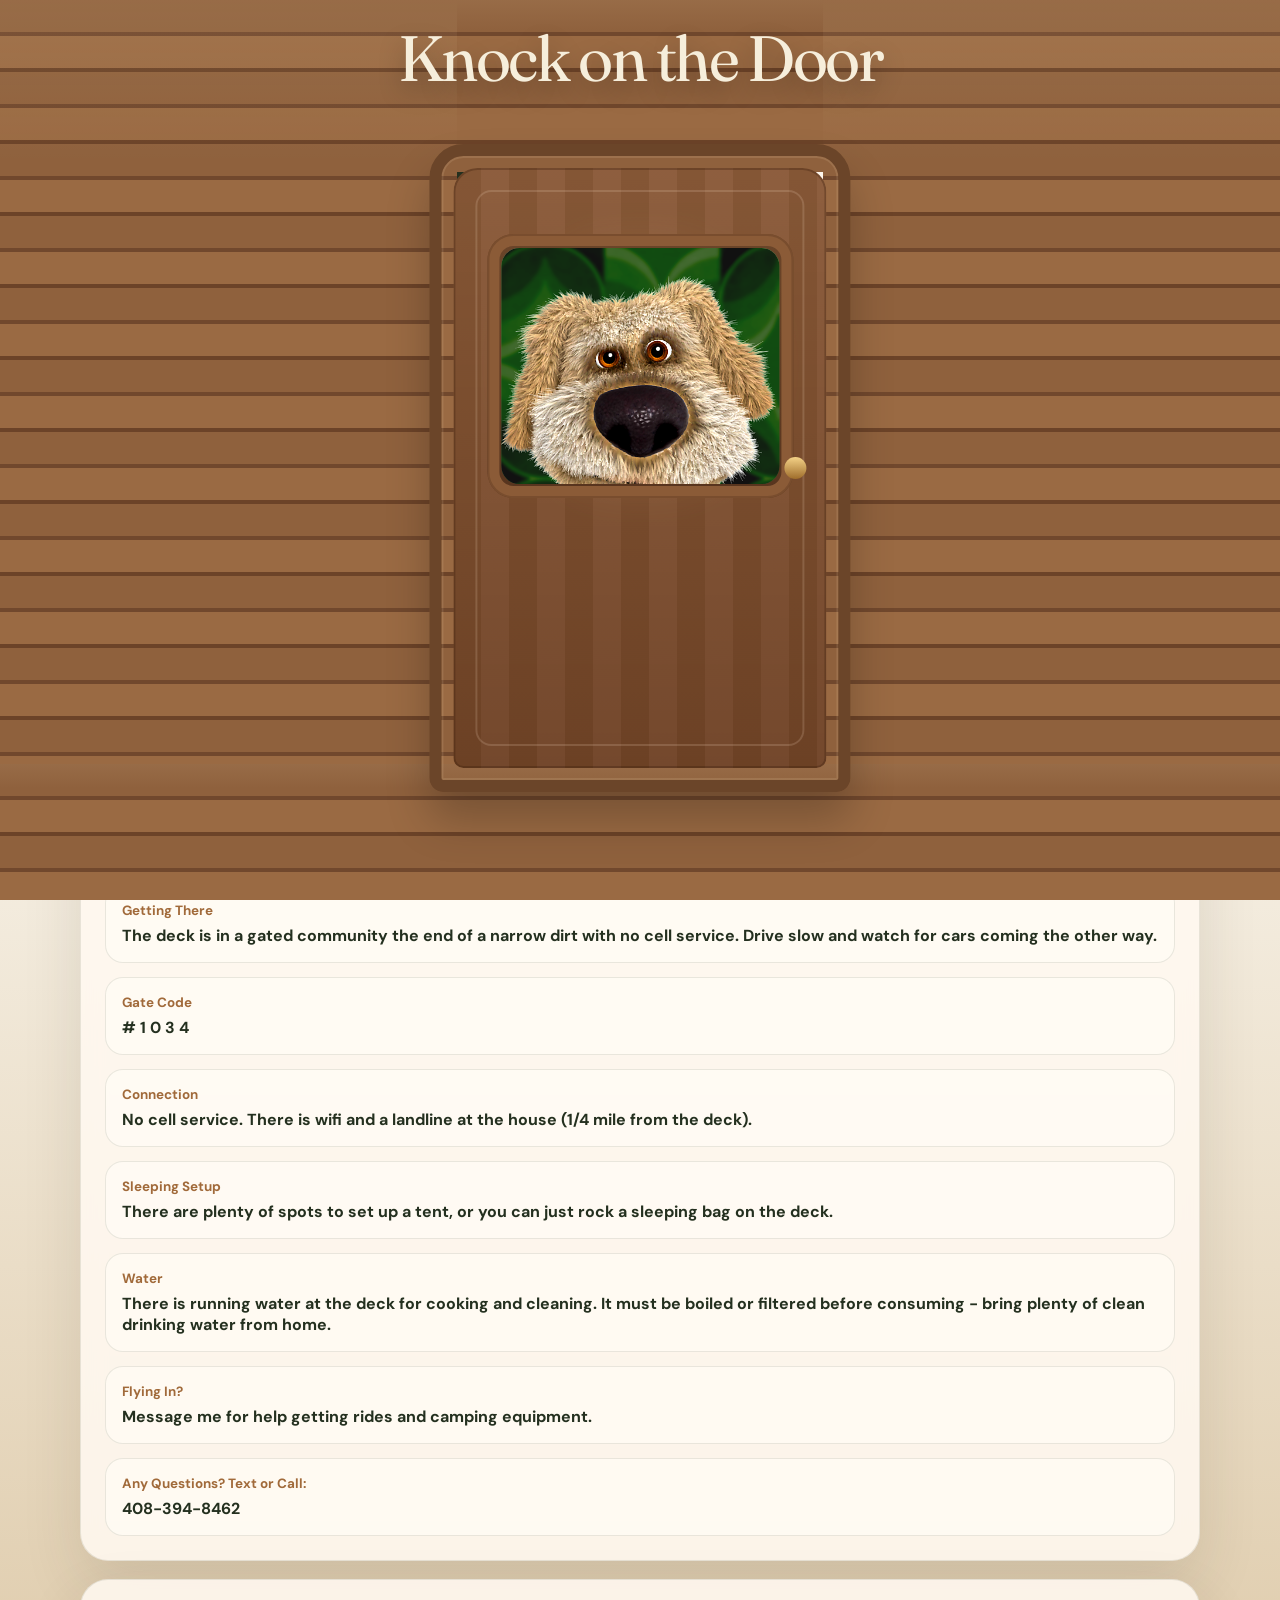
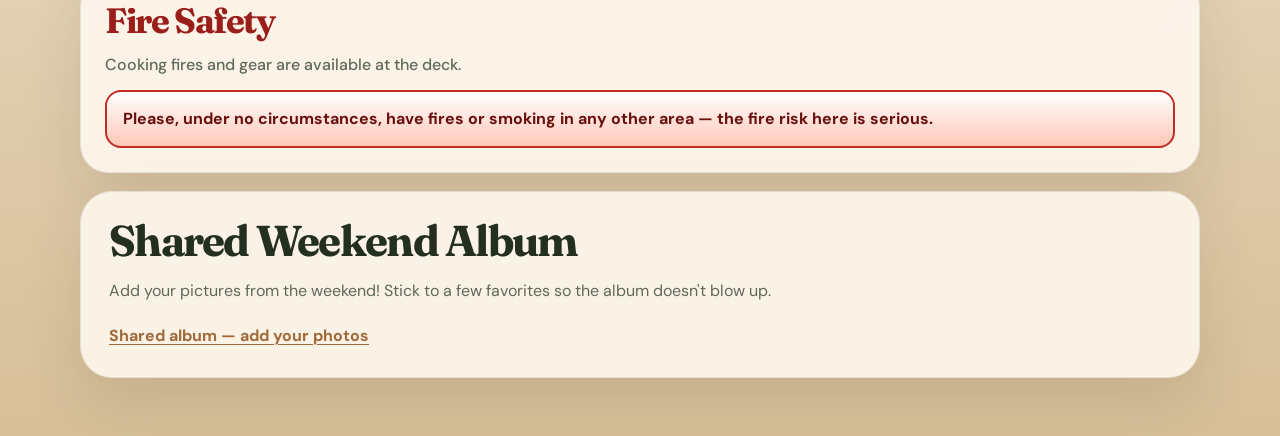
<file: index.html>
<!DOCTYPE html>
<html lang="en">
  <head>
    <meta charset="UTF-8" />
    <meta name="viewport" content="width=device-width, initial-scale=1.0" />
    <title>Quarter Bentury at The Land</title>
    <meta
      name="description"
      content="A mobile-friendly woodland birthday microsite for Quarter Bentury at The Land."
    />
    <link rel="preconnect" href="https://fonts.googleapis.com" />
    <link rel="preconnect" href="https://fonts.gstatic.com" crossorigin />
    <link
      href="https://fonts.googleapis.com/css2?family=DM+Sans:wght@400;500;700;800&family=Fraunces:opsz,wght@9..144,700;9..144,800&display=swap"
      rel="stylesheet"
    />
    <link rel="stylesheet" href="styles.css?v=20260330-7" />
    <link rel="stylesheet" href="main.css?v=20260429-3" />
  </head>
  <body>
    <script>
      (function () {
        try {
          if (sessionStorage.getItem("qb1-bypass-home-intro") === "1") {
            document.body.classList.add("show-main", "site-entered");
            document.body.style.overflow = "auto";
          }
        } catch (e) {}
      })();
    </script>
    <div class="main-view intro-destination" id="mainView">
      <div class="nav-chrome">
        <button
          class="nav-toggle"
          type="button"
          aria-label="Open menu"
          aria-expanded="false"
          aria-controls="site-drawer"
        >
          <span class="nav-toggle-bars" aria-hidden="true"></span>
        </button>
      </div>

      <div class="nav-backdrop" hidden aria-hidden="true"></div>
      <aside
        id="site-drawer"
        class="nav-drawer"
        role="dialog"
        aria-modal="true"
        aria-label="Site menu"
        aria-hidden="true"
        hidden
      >
        <div class="nav-drawer-head">
          <span class="nav-drawer-title">Menu</span>
          <button class="nav-drawer-close" type="button" aria-label="Close menu">×</button>
        </div>
        <nav class="nav-drawer-nav" aria-label="Main navigation">
          <a href="index.html" aria-current="page">Invite</a>
          <a href="what-to-bring.html">What to Bring</a>
          <a href="invitees.html">Voices</a>
          <a href="history.html">The Land</a>
          <a href="photos.html">Photos</a>
          <a href="guide.html">Guide</a>
        </nav>
      </aside>

      <main class="page-shell">
        <header class="site-top-bar">
          <a class="site-top-brand" href="index.html">Quarter Bentury</a>
          <nav class="site-top-links" aria-label="Main navigation">
            <a href="index.html" aria-current="page">Invite</a>
            <a href="what-to-bring.html">What to Bring</a>
            <a href="invitees.html">Voices</a>
            <a href="history.html">The Land</a>
            <a href="photos.html">Photos</a>
            <a href="guide.html">Guide</a>
          </nav>
        </header>
        <section class="hero-card">
          <!-- <p class="eyebrow">You are invited to the </p> -->
          <h1>Quarter Bentury at The Land</h1>
          <p class="hero-copy">
            Come celebrate my 25th birthday in the Santa Cruz Mountains! This year, my birthday falls on a 3 day weekend - also happy Juneteenth everyone - and I'm inviting all my friends to go camping at a big deck in the woods. 
            This website is meant to brush aside the mundanity of another Partiful blast and inspire invitees near and far.
          </p>
        </section>

        <section class="grid">
          <article class="panel panel--full">
            <h2>Quick Info</h2>
            <p>
              I'm hoping to gather all my friends in the woods and spend a few days playing games, jamming out, tossing dice, walking creeks, hacking sack, and eating. Not much of a strict itinerary but if you have any suggestions let me know.           </p>
            <div class="detail-list">
              <div>
                <span>Date</span>
                <strong>Thursday, June 18 to Sunday, June 21</strong>
              </div>
              <div>
                <span>Location</span>
                <strong>300 Diablo Road, La Honda</strong>
              </div>
              <div>
                <span>What to Bring</span>
                <strong
                  ><a
                    class="checklist-link"
                    href="what-to-bring.html"
                    >Checklist</a
                  ></strong
                >
              </div>
              <div>
                <span>Offline Guide</span>
                <strong
                  ><a class="checklist-link" href="guide.html">Download here</a></strong
                >
              </div>
              <div>
                <span>Getting There</span>
                <strong>The deck is in a gated community the end of a narrow dirt with no cell service. Drive slow and watch for cars coming the other way.</strong>
              </div>
              <div>
                <span>Gate Code</span>
                <strong> # 1 0 3 4</strong>
              </div>
              <div>
                <span>Connection</span>
                <strong>No cell service. There is wifi and a landline at the house (1/4 mile from the deck).</strong>
              </div>
              <div>
                <span>Sleeping Setup</span>
                <strong>There are plenty of spots to set up a tent, or you can just rock a sleeping bag on the deck.</strong>
              </div>
              <div>
                <span>Water</span>
                <strong>There is running water at the deck for cooking and cleaning. It must be boiled or filtered before consuming - bring plenty of clean drinking water from home.</strong>
              </div>
              <div>
                <span>Flying In?</span>
                <strong>Message me for help getting rides and camping equipment.</strong>
              </div>
              <div>
                <span>Any Questions? Text or Call:</span>
                <strong>408-394-8462</strong>
              </div>
            </div>
          </article>

          <article
            class="panel panel--full fire-safety-panel"
            role="region"
            aria-labelledby="fire-safety-heading"
          >
            <h2 id="fire-safety-heading">Fire Safety</h2>
            <div class="fire-safety-body">
              <p>
                Cooking fires and gear are available at the deck.
              </p>
              <p class="fire-safety-emphasis">
                Please, <strong>under no circumstances</strong>, have fires or
                smoking in any other area — the fire risk here is serious.
              </p>
            </div>
          </article>
        </section>

        <section
          class="hero-card hero-card--album"
          aria-labelledby="weekend-album-heading"
        >
          <h2 id="weekend-album-heading">Shared Weekend Album</h2>
          <p class="hero-copy">
            Add your pictures from the weekend! Stick to a few favorites so the
            album doesn't blow up.
          </p>
          <p class="hero-copy hero-card__cta">
            <a
              href="https://photos.app.goo.gl/rozMMEJNyHc1gnii9"
              target="_blank"
              rel="noopener noreferrer"
              >Shared album — add your photos</a
            >
          </p>
        </section>
      </main>
    </div>

    <main class="main-stage intro-overlay" id="introOverlay">
      <div class="scene-shell">
        <div class="cabin-set" aria-hidden="true">
          <span class="wall-panel wall-top"></span>
          <span class="wall-panel wall-left"></span>
          <span class="wall-panel wall-right"></span>
          <span class="wall-panel wall-bottom"></span>
        </div>
        <p class="knock-prompt">Knock on the Door</p>

        <section class="character-stage" aria-label="Quarter Bentury entrance scene">
          <div class="door-zone">
            <span class="door-frame">
              <button class="door-leaf" id="enterSite" type="button" aria-label="Knock on the door to enter">
                <span class="door-panel"></span>
                <span class="door-window">
                  <span class="window-frame"></span>
                  <span class="window-view">
                    <img class="window-ben" src="assets/ben-head.png?v=20260330-7" alt="" />
                  </span>
                </span>
                <span class="door-knob"></span>
              </button>
              <span class="door-light"></span>
            </span>
          </div>
        </section>
      </div>
    </main>

    <audio id="doorYes" preload="auto" src="yes.mp3"></audio>
    <script src="nav.js?v=20260428-2"></script>
    <script src="script.js?v=20260330-8"></script>
  </body>
</html>
</file>
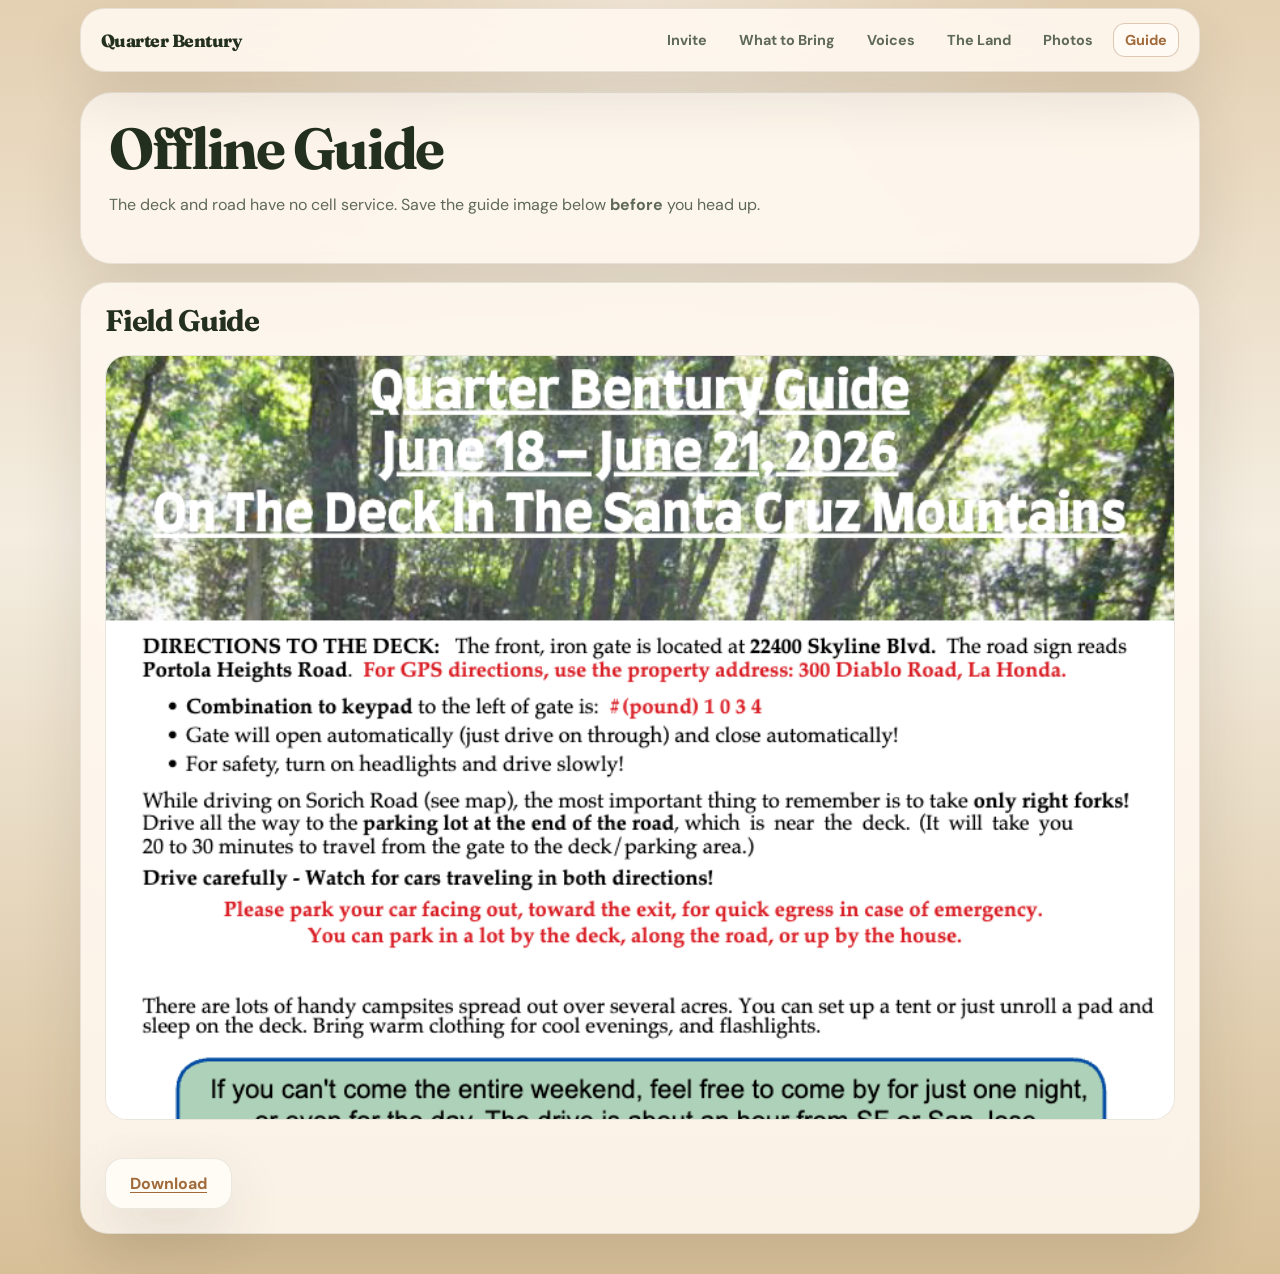
<file: guide.html>
<!DOCTYPE html>
<html lang="en">
  <head>
    <meta charset="UTF-8" />
    <meta name="viewport" content="width=device-width, initial-scale=1.0" />
    <title>Offline guide — Quarter Bentury at The Land</title>
    <meta
      name="description"
      content="View and download the Quarter Bentury field guide image when cell service drops at The Land."
    />
    <link rel="preconnect" href="https://fonts.googleapis.com" />
    <link rel="preconnect" href="https://fonts.gstatic.com" crossorigin />
    <link
      href="https://fonts.googleapis.com/css2?family=DM+Sans:wght@400;500;700;800&family=Fraunces:opsz,wght@9..144,700;9..144,800&display=swap"
      rel="stylesheet"
    />
    <link rel="stylesheet" href="styles.css?v=20260330-7" />
    <link rel="stylesheet" href="main.css?v=20260428-16" />
  </head>
  <body class="sub-page">
    <script>
      try {
        sessionStorage.setItem("qb1-bypass-home-intro", "1");
      } catch (e) {}
    </script>
    <div class="main-view">
      <div class="nav-chrome">
        <button
          class="nav-toggle"
          type="button"
          aria-label="Open menu"
          aria-expanded="false"
          aria-controls="site-drawer"
        >
          <span class="nav-toggle-bars" aria-hidden="true"></span>
        </button>
      </div>

      <div class="nav-backdrop" hidden aria-hidden="true"></div>
      <aside
        id="site-drawer"
        class="nav-drawer"
        role="dialog"
        aria-modal="true"
        aria-label="Site menu"
        aria-hidden="true"
        hidden
      >
        <div class="nav-drawer-head">
          <span class="nav-drawer-title">Menu</span>
          <button class="nav-drawer-close" type="button" aria-label="Close menu">×</button>
        </div>
        <nav class="nav-drawer-nav" aria-label="Main navigation">
          <a href="index.html">Invite</a>
          <a href="what-to-bring.html">What to Bring</a>
          <a href="invitees.html">Voices</a>
          <a href="history.html">The Land</a>
          <a href="photos.html">Photos</a>
          <a href="guide.html" aria-current="page">Guide</a>
        </nav>
      </aside>

      <main class="page-shell">
        <header class="site-top-bar">
          <a class="site-top-brand" href="index.html">Quarter Bentury</a>
          <nav class="site-top-links" aria-label="Main navigation">
            <a href="index.html">Invite</a>
            <a href="what-to-bring.html">What to Bring</a>
            <a href="invitees.html">Voices</a>
            <a href="history.html">The Land</a>
            <a href="photos.html">Photos</a>
            <a href="guide.html" aria-current="page">Guide</a>
          </nav>
        </header>
        <section class="hero-card hero-card--compact">
          <h1>Offline Guide</h1>
          <p class="hero-copy">
            The deck and road have no cell service. Save the guide image below
            <strong>before</strong> you head up.
          </p>
        </section>

        <article class="panel download-panel">
          <h2>Field Guide</h2>

          <div class="guide-preview-wrap">
            <img
              class="guide-preview"
              src="assets/qbg.png?v=20260427"
              width="816"
              height="1056"
              alt="Quarter Bentury field guide: directions to the deck, map, parking, and contact information."
              loading="lazy"
            />
          </div>

          <div class="guide-download-row">
            <a
              class="download-cta"
              href="assets/qbg.png?v=20260427"
              download="quarter-bentury-field-guide.png"
              >Download</a
            >
            
          </div>
        </article>
      </main>
    </div>
    <script src="nav.js?v=20260428-2"></script>
  </body>
</html>
</file>
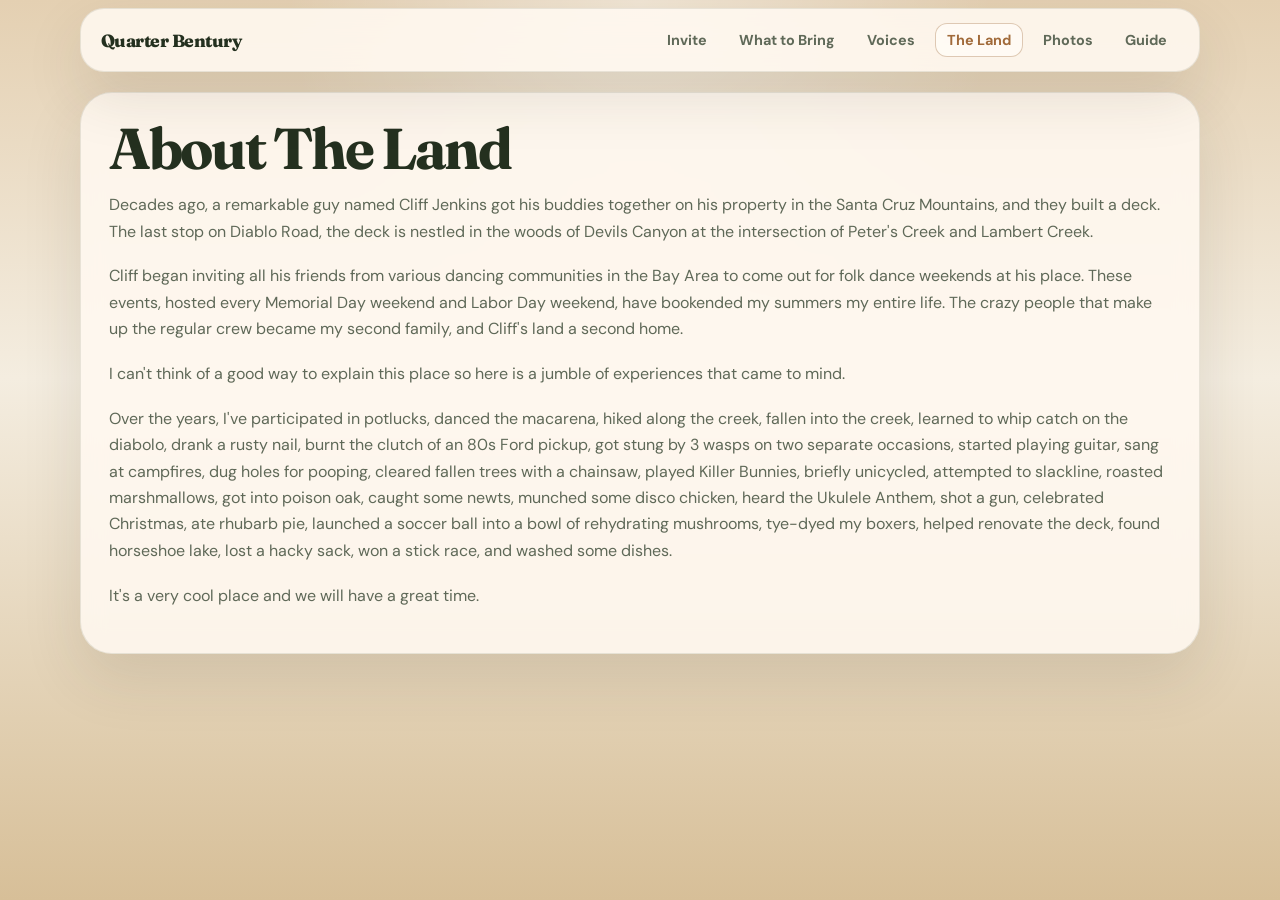
<file: history.html>
<!DOCTYPE html>
<html lang="en">
  <head>
    <meta charset="UTF-8" />
    <meta name="viewport" content="width=device-width, initial-scale=1.0" />
    <title>The Land — Quarter Bentury</title>
    <meta
      name="description"
      content="A short history of The Land in the Santa Cruz Mountains."
    />
    <link rel="preconnect" href="https://fonts.googleapis.com" />
    <link rel="preconnect" href="https://fonts.gstatic.com" crossorigin />
    <link
      href="https://fonts.googleapis.com/css2?family=DM+Sans:wght@400;500;700;800&family=Fraunces:opsz,wght@9..144,700;9..144,800&display=swap"
      rel="stylesheet"
    />
    <link rel="stylesheet" href="styles.css?v=20260330-7" />
    <link rel="stylesheet" href="main.css?v=20260429-4" />
  </head>
  <body class="sub-page">
    <script>
      try {
        sessionStorage.setItem("qb1-bypass-home-intro", "1");
      } catch (e) {}
    </script>
    <div class="main-view">
      <div class="nav-chrome">
        <button
          class="nav-toggle"
          type="button"
          aria-label="Open menu"
          aria-expanded="false"
          aria-controls="site-drawer"
        >
          <span class="nav-toggle-bars" aria-hidden="true"></span>
        </button>
      </div>

      <div class="nav-backdrop" hidden aria-hidden="true"></div>
      <aside
        id="site-drawer"
        class="nav-drawer"
        role="dialog"
        aria-modal="true"
        aria-label="Site menu"
        aria-hidden="true"
        hidden
      >
        <div class="nav-drawer-head">
          <span class="nav-drawer-title">Menu</span>
          <button class="nav-drawer-close" type="button" aria-label="Close menu">×</button>
        </div>
        <nav class="nav-drawer-nav" aria-label="Main navigation">
          <a href="index.html">Invite</a>
          <a href="what-to-bring.html">What to Bring</a>
          <a href="invitees.html">Voices</a>
          <a href="history.html" aria-current="page">The Land</a>
          <a href="photos.html">Photos</a>
          <a href="guide.html">Guide</a>
        </nav>
      </aside>

      <main class="page-shell">
        <header class="site-top-bar">
          <a class="site-top-brand" href="index.html">Quarter Bentury</a>
          <nav class="site-top-links" aria-label="Main navigation">
            <a href="index.html">Invite</a>
            <a href="what-to-bring.html">What to Bring</a>
            <a href="invitees.html">Voices</a>
            <a href="history.html" aria-current="page">The Land</a>
            <a href="photos.html">Photos</a>
            <a href="guide.html">Guide</a>
          </nav>
        </header>
        <section class="hero-card hero-card--compact">
          <h1>About The Land</h1>
          <p class="hero-copy">
            Decades ago, a remarkable guy named Cliff Jenkins got his buddies together on his property in the Santa Cruz Mountains, and they built a deck.
            The last stop on Diablo Road, the deck is nestled in the woods of Devils Canyon at the intersection of Peter's Creek and Lambert Creek.
          </p>
          <p class="hero-copy">
            Cliff began inviting all his friends from various dancing communities in the Bay Area to come out for folk dance weekends at his place.
            These events, hosted every Memorial Day weekend and Labor Day weekend, have bookended my summers my entire life. The crazy people that
            make up the regular crew became my second family, and Cliff's land a second home.
          </p>
          <p class="hero-copy">
            I can't think of a good way to explain this place so here is a jumble of experiences that came to mind.
            </p>
          <p class="hero-copy">
            Over the years, I've participated in potlucks, danced the macarena, hiked along the creek, fallen into the creek, learned to
            whip catch on the diabolo, drank a rusty nail, burnt the clutch of an 80s Ford pickup, got stung by 3 wasps on two separate occasions, started playing guitar,
            sang at campfires, dug holes for pooping, cleared fallen trees with a chainsaw, played Killer Bunnies, briefly unicycled, attempted to slackline, roasted marshmallows,
            got into poison oak, caught some newts, munched some disco chicken, heard the Ukulele Anthem, shot a gun, celebrated Christmas, ate rhubarb pie, launched a soccer ball into a bowl of rehydrating mushrooms,
            tye-dyed my boxers, helped renovate the deck, found horseshoe lake, lost a hacky sack, won a stick race, and washed some dishes.
          </p>
          <p class="hero-copy">
            It's a very cool place and we will have a great time.
            </p>
        </section>

        
      </main>
    </div>
    <script src="nav.js?v=20260428-2"></script>
  </body>
</html>
</file>
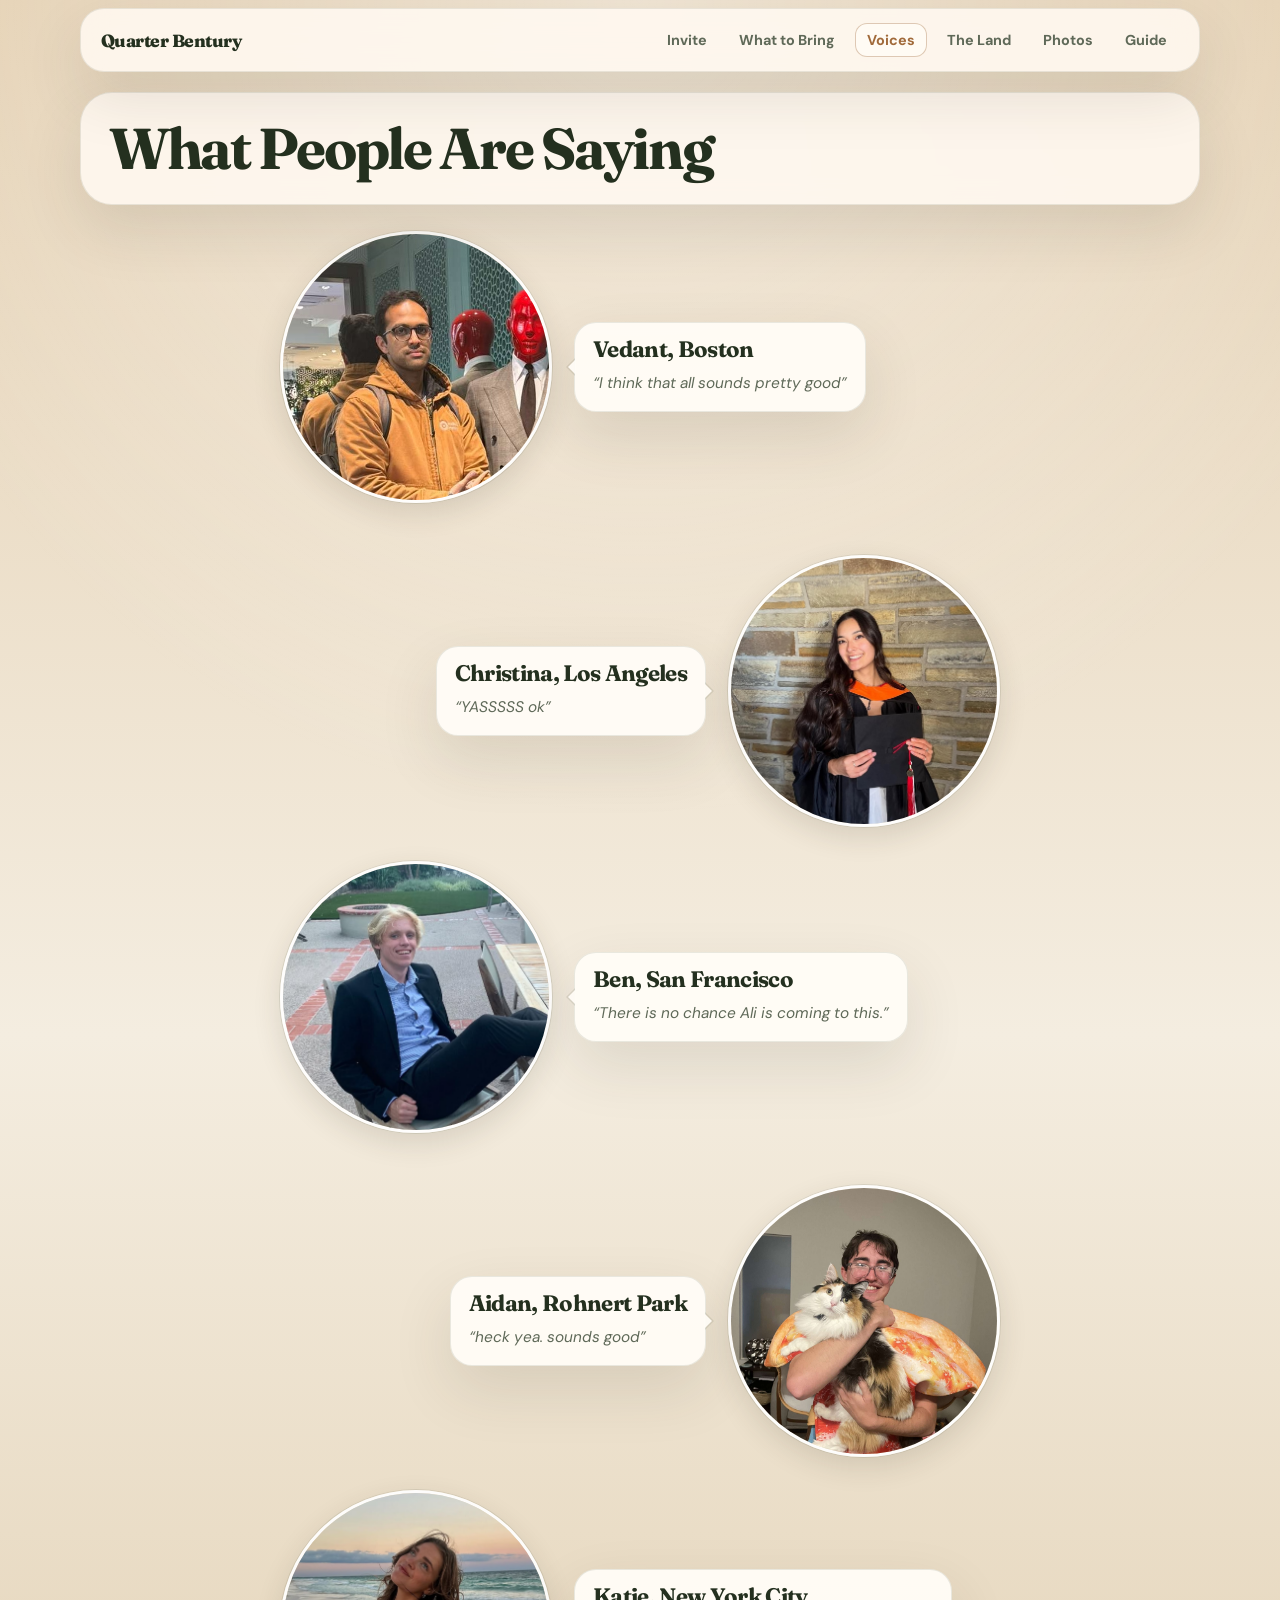
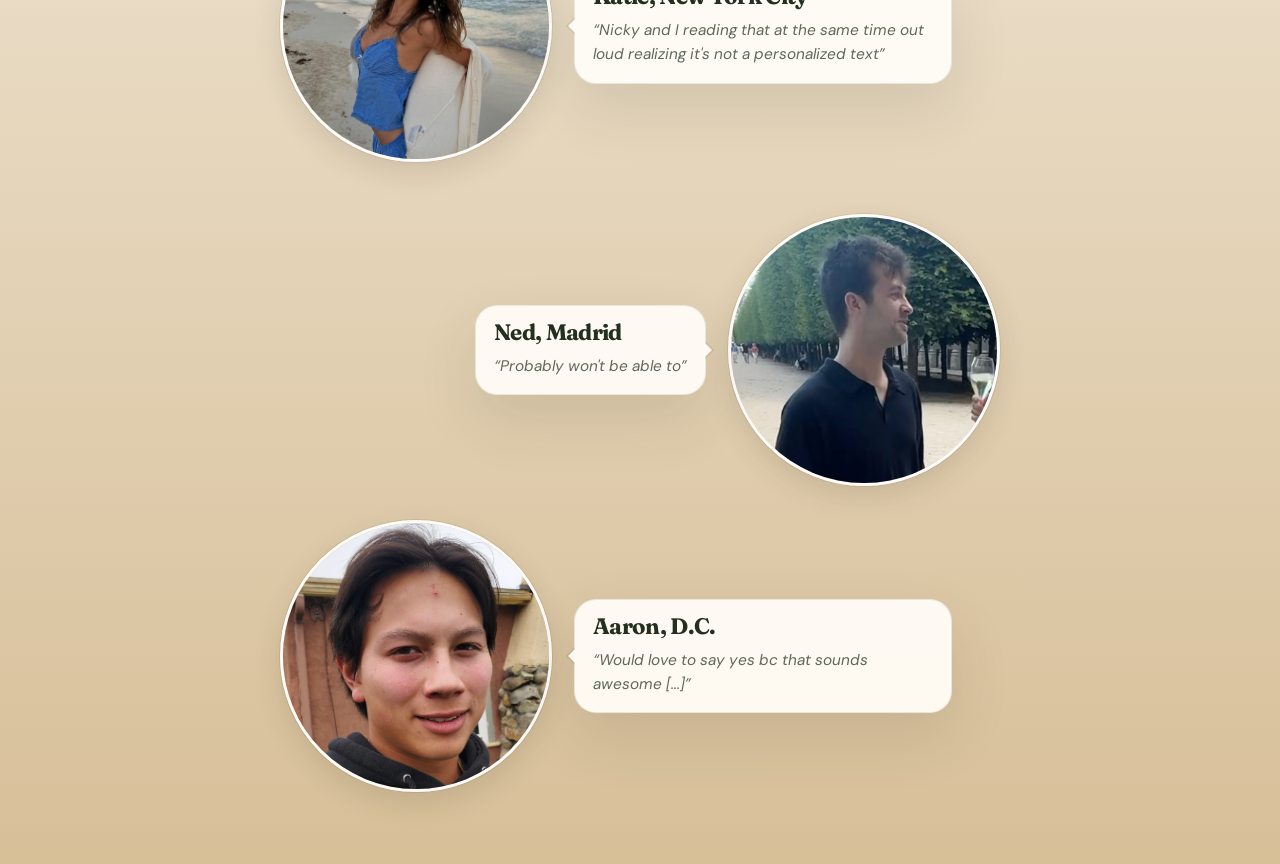
<file: invitees.html>
<!DOCTYPE html>
<html lang="en">
  <head>
    <meta charset="UTF-8" />
    <meta name="viewport" content="width=device-width, initial-scale=1.0" />
    <title>What People Are Saying — Quarter Bentury at The Land</title>
    <meta
      name="description"
      content="What people are saying about Quarter Bentury at The Land."
    />
    <link rel="preconnect" href="https://fonts.googleapis.com" />
    <link rel="preconnect" href="https://fonts.gstatic.com" crossorigin />
    <link
      href="https://fonts.googleapis.com/css2?family=DM+Sans:wght@400;500;700;800&family=Fraunces:opsz,wght@9..144,700;9..144,800&display=swap"
      rel="stylesheet"
    />
    <link rel="stylesheet" href="styles.css?v=20260330-7" />
    <link rel="stylesheet" href="main.css?v=20260428-16" />
  </head>
  <body class="sub-page">
    <script>
      try {
        sessionStorage.setItem("qb1-bypass-home-intro", "1");
      } catch (e) {}
    </script>
    <div class="main-view">
      <div class="nav-chrome">
        <button
          class="nav-toggle"
          type="button"
          aria-label="Open menu"
          aria-expanded="false"
          aria-controls="site-drawer"
        >
          <span class="nav-toggle-bars" aria-hidden="true"></span>
        </button>
      </div>

      <div class="nav-backdrop" hidden aria-hidden="true"></div>
      <aside
        id="site-drawer"
        class="nav-drawer"
        role="dialog"
        aria-modal="true"
        aria-label="Site menu"
        aria-hidden="true"
        hidden
      >
        <div class="nav-drawer-head">
          <span class="nav-drawer-title">Menu</span>
          <button class="nav-drawer-close" type="button" aria-label="Close menu">×</button>
        </div>
        <nav class="nav-drawer-nav" aria-label="Main navigation">
          <a href="index.html">Invite</a>
          <a href="what-to-bring.html">What to Bring</a>
          <a href="invitees.html" aria-current="page">Voices</a>
          <a href="history.html">The Land</a>
          <a href="photos.html">Photos</a>
          <a href="guide.html">Guide</a>
        </nav>
      </aside>

      <main class="page-shell">
        <header class="site-top-bar">
          <a class="site-top-brand" href="index.html">Quarter Bentury</a>
          <nav class="site-top-links" aria-label="Main navigation">
            <a href="index.html">Invite</a>
            <a href="what-to-bring.html">What to Bring</a>
            <a href="invitees.html" aria-current="page">Voices</a>
            <a href="history.html">The Land</a>
            <a href="photos.html">Photos</a>
            <a href="guide.html">Guide</a>
          </nav>
        </header>
        <section class="hero-card hero-card--compact">
          <h1>What People Are Saying</h1>
        </section>

        <section class="invitee-grid" aria-label="Guest replies">
          <article class="invitee-card">
            <div class="invitee-avatar-wrap">
              <img
                class="invitee-photo"
                src="assets/voices/vedant.jpg?v=20260428-6"
                width="800"
                height="800"
                alt="Portrait of Vedant"
                loading="lazy"
                decoding="async"
              />
            </div>
            <div class="invitee-bubble">
              <h2>Vedant, Boston</h2>
              <blockquote class="invitee-quote">
                “I think that all sounds pretty good”
              </blockquote>
            </div>
          </article>
          <article class="invitee-card">
            <div class="invitee-avatar-wrap">
              <img
                class="invitee-photo"
                src="assets/voices/christina.jpg?v=20260428-6"
                width="800"
                height="800"
                alt="Portrait of Christina"
                loading="lazy"
                decoding="async"
              />
            </div>
            <div class="invitee-bubble">
              <h2>Christina, Los Angeles</h2>
              <blockquote class="invitee-quote">“YASSSSS ok”</blockquote>
            </div>
          </article>
          <article class="invitee-card">
            <div class="invitee-avatar-wrap">
              <img
                class="invitee-photo"
                src="assets/voices/ben.jpg?v=20260428-6"
                width="800"
                height="800"
                alt="Portrait of Ben"
                loading="lazy"
                decoding="async"
              />
            </div>
            <div class="invitee-bubble">
              <h2>Ben, San Francisco</h2>
              <blockquote class="invitee-quote">
                “There is no chance Ali is coming to this.”
              </blockquote>
            </div>
          </article>
          <article class="invitee-card">
            <div class="invitee-avatar-wrap">
              <img
                class="invitee-photo"
                src="assets/voices/aidan.jpg?v=20260428-6"
                width="800"
                height="800"
                alt="Portrait of Aidan"
                loading="lazy"
                decoding="async"
              />
            </div>
            <div class="invitee-bubble">
              <h2>Aidan, Rohnert Park</h2>
              <blockquote class="invitee-quote">“heck yea. sounds good”</blockquote>
            </div>
          </article>
          <article class="invitee-card">
            <div class="invitee-avatar-wrap">
              <img
                class="invitee-photo"
                src="assets/voices/katie.jpg?v=20260428-6"
                width="800"
                height="800"
                alt="Portrait of Katie"
                loading="lazy"
                decoding="async"
              />
            </div>
            <div class="invitee-bubble">
              <h2>Katie, New York City</h2>
              <blockquote class="invitee-quote">
                “Nicky and I reading that at the same time out loud realizing it's not a personalized
                text”
              </blockquote>
            </div>
          </article>
          <article class="invitee-card">
            <div class="invitee-avatar-wrap">
              <img
                class="invitee-photo"
                src="assets/voices/ned.jpg?v=20260428-6"
                width="800"
                height="800"
                alt="Portrait of Ned"
                loading="lazy"
                decoding="async"
              />
            </div>
            <div class="invitee-bubble">
              <h2>Ned, Madrid</h2>
              <blockquote class="invitee-quote">“Probably won't be able to”</blockquote>
            </div>
          </article>
          <article class="invitee-card">
            <div class="invitee-avatar-wrap">
              <img
                class="invitee-photo"
                src="assets/voices/aaron.jpg?v=20260428-6"
                width="800"
                height="800"
                alt="Portrait of Aaron"
                loading="lazy"
                decoding="async"
              />
            </div>
            <div class="invitee-bubble">
              <h2>Aaron, D.C.</h2>
              <blockquote class="invitee-quote">
                “Would love to say yes bc that sounds awesome [...]”
              </blockquote>
            </div>
          </article>
        </section>
      </main>
    </div>
    <script src="nav.js?v=20260428-2"></script>
  </body>
</html>
</file>
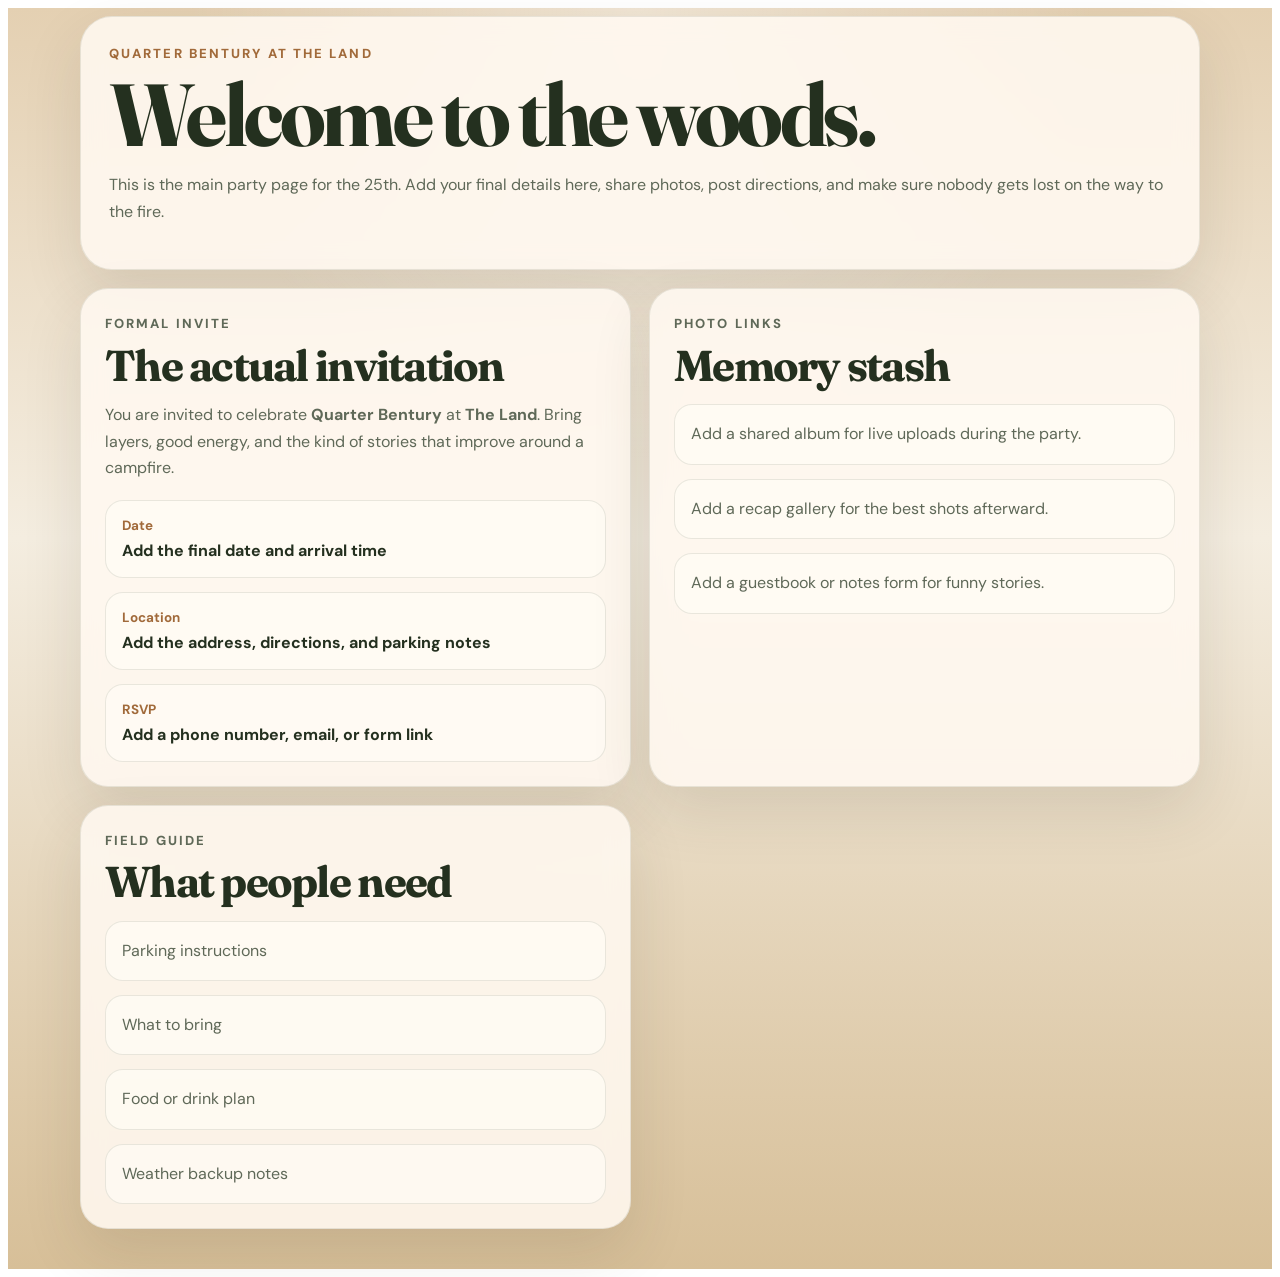
<file: main.html>
<!DOCTYPE html>
<html lang="en">
  <head>
    <meta charset="UTF-8" />
    <meta name="viewport" content="width=device-width, initial-scale=1.0" />
    <title>Quarter Bentury</title>
    <meta
      name="description"
      content="The main birthday site for Quarter Bentury at The Land."
    />
    <link rel="preconnect" href="https://fonts.googleapis.com" />
    <link rel="preconnect" href="https://fonts.gstatic.com" crossorigin />
    <link
      href="https://fonts.googleapis.com/css2?family=DM+Sans:wght@400;500;700;800&family=Fraunces:opsz,wght@9..144,700;9..144,800&display=swap"
      rel="stylesheet"
    />
    <link rel="stylesheet" href="main.css?v=20260330-7" />
  </head>
  <body>
    <div class="main-view">
      <main class="page-shell">
        <section class="hero-card">
        <p class="eyebrow">Quarter Bentury at The Land</p>
        <h1>Welcome to the woods.</h1>
        <p class="hero-copy">
          This is the main party page for the 25th. Add your final details here, share photos,
          post directions, and make sure nobody gets lost on the way to the fire.
        </p>
        </section>

        <section class="grid">
          <article class="panel">
          <p class="eyebrow">Formal invite</p>
          <h2>The actual invitation</h2>
          <p>
            You are invited to celebrate <strong>Quarter Bentury</strong> at <strong>The Land</strong>.
            Bring layers, good energy, and the kind of stories that improve around a campfire.
          </p>
          <div class="detail-list">
            <div>
              <span>Date</span>
              <strong>Add the final date and arrival time</strong>
            </div>
            <div>
              <span>Location</span>
              <strong>Add the address, directions, and parking notes</strong>
            </div>
            <div>
              <span>RSVP</span>
              <strong>Add a phone number, email, or form link</strong>
            </div>
          </div>
          </article>

          <article class="panel">
          <p class="eyebrow">Photo links</p>
          <h2>Memory stash</h2>
          <ul class="link-list">
            <li>Add a shared album for live uploads during the party.</li>
            <li>Add a recap gallery for the best shots afterward.</li>
            <li>Add a guestbook or notes form for funny stories.</li>
          </ul>
          </article>

          <article class="panel">
          <p class="eyebrow">Field guide</p>
          <h2>What people need</h2>
          <ul class="link-list">
            <li>Parking instructions</li>
            <li>What to bring</li>
            <li>Food or drink plan</li>
            <li>Weather backup notes</li>
          </ul>
          </article>
        </section>
      </main>
    </div>
  </body>
</html>
</file>
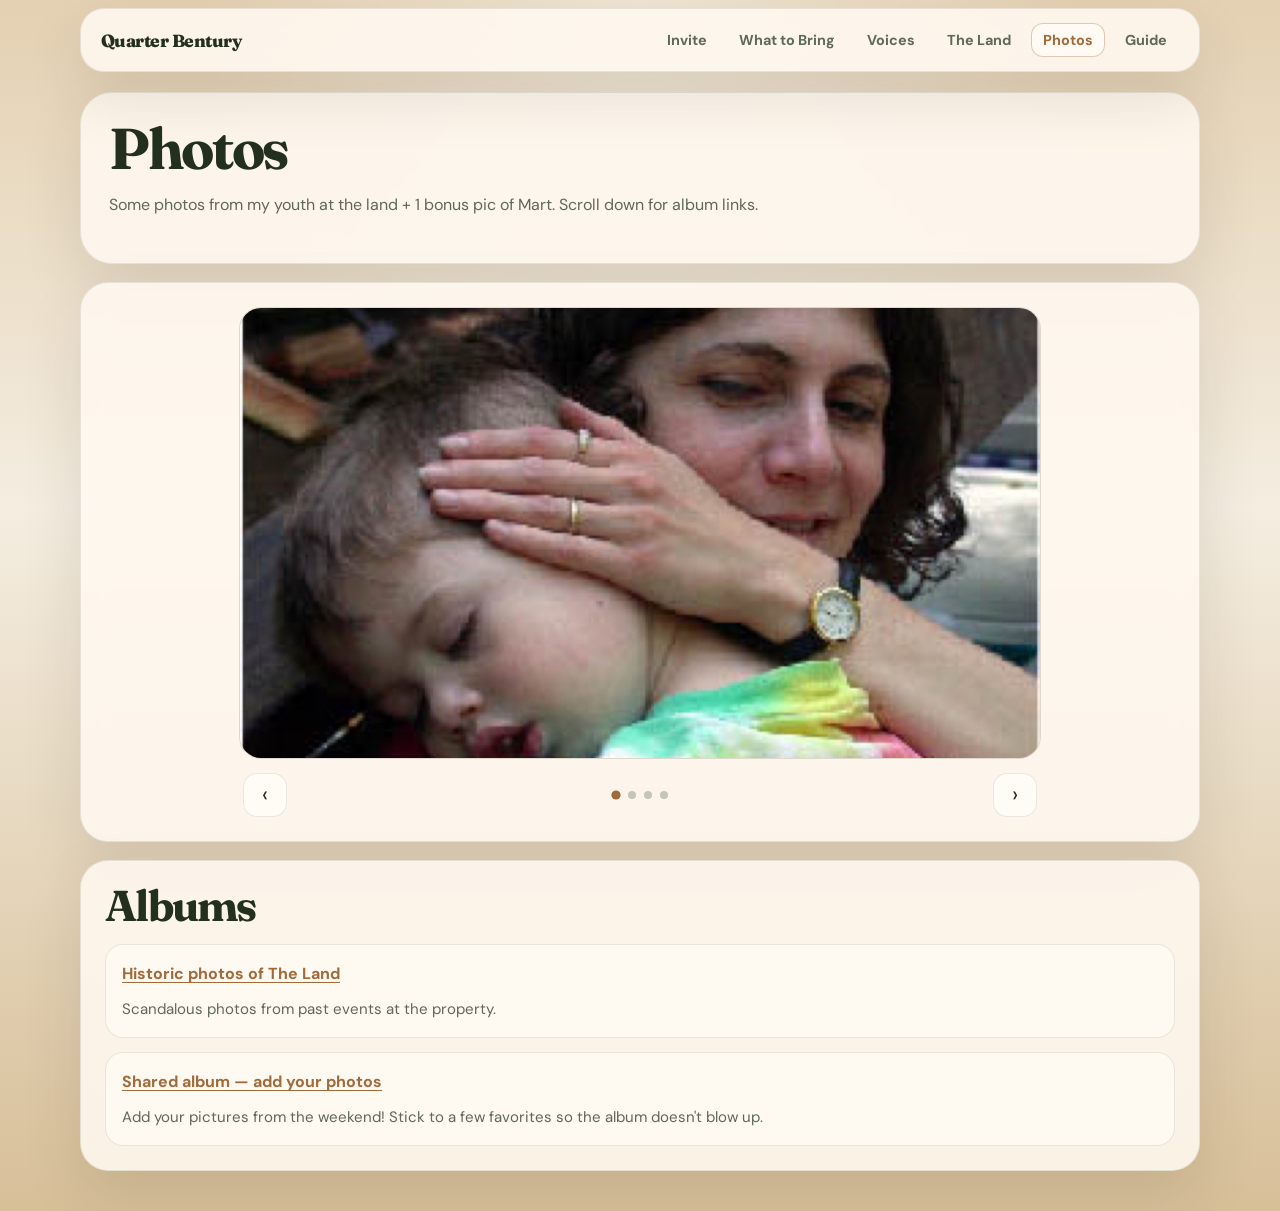
<file: photos.html>
<!DOCTYPE html>
<html lang="en">
  <head>
    <meta charset="UTF-8" />
    <meta name="viewport" content="width=device-width, initial-scale=1.0" />
    <title>Photos — Quarter Bentury at The Land</title>
    <meta
      name="description"
      content="Highlights from The Land and links to shared Google Photos albums."
    />
    <link rel="preconnect" href="https://fonts.googleapis.com" />
    <link rel="preconnect" href="https://fonts.gstatic.com" crossorigin />
    <link
      href="https://fonts.googleapis.com/css2?family=DM+Sans:wght@400;500;700;800&family=Fraunces:opsz,wght@9..144,700;9..144,800&display=swap"
      rel="stylesheet"
    />
    <link rel="stylesheet" href="styles.css?v=20260330-7" />
    <link rel="stylesheet" href="main.css?v=20260428-16" />
  </head>
  <body class="sub-page">
    <script>
      try {
        sessionStorage.setItem("qb1-bypass-home-intro", "1");
      } catch (e) {}
    </script>
    <div class="main-view">
      <div class="nav-chrome">
        <button
          class="nav-toggle"
          type="button"
          aria-label="Open menu"
          aria-expanded="false"
          aria-controls="site-drawer"
        >
          <span class="nav-toggle-bars" aria-hidden="true"></span>
        </button>
      </div>

      <div class="nav-backdrop" hidden aria-hidden="true"></div>
      <aside
        id="site-drawer"
        class="nav-drawer"
        role="dialog"
        aria-modal="true"
        aria-label="Site menu"
        aria-hidden="true"
        hidden
      >
        <div class="nav-drawer-head">
          <span class="nav-drawer-title">Menu</span>
          <button class="nav-drawer-close" type="button" aria-label="Close menu">×</button>
        </div>
        <nav class="nav-drawer-nav" aria-label="Main navigation">
          <a href="index.html">Invite</a>
          <a href="what-to-bring.html">What to Bring</a>
          <a href="invitees.html">Voices</a>
          <a href="history.html">The Land</a>
          <a href="photos.html" aria-current="page">Photos</a>
          <a href="guide.html">Guide</a>
        </nav>
      </aside>

      <main class="page-shell">
        <header class="site-top-bar">
          <a class="site-top-brand" href="index.html">Quarter Bentury</a>
          <nav class="site-top-links" aria-label="Main navigation">
            <a href="index.html">Invite</a>
            <a href="what-to-bring.html">What to Bring</a>
            <a href="invitees.html">Voices</a>
            <a href="history.html">The Land</a>
            <a href="photos.html" aria-current="page">Photos</a>
            <a href="guide.html">Guide</a>
          </nav>
        </header>
        <section class="hero-card hero-card--compact">
          <h1>Photos</h1>
          <p class="hero-copy">
            Some photos from my youth at the land + 1 bonus pic of Mart. Scroll down for album links.
          </p>
        </section>

        <section class="panel panel--carousel">
          <div class="carousel" data-carousel>
            <div class="carousel-viewport" tabindex="0" aria-roledescription="carousel" aria-label="Land highlights">
              <div class="carousel-track">
                <figure class="carousel-slide">
                  <img
                    src="assets/photos/b1.jpg?v=20260428-2"
                    width="1200"
                    height="675"
                    alt="Trees and trail at The Land"
                    loading="lazy"
                    decoding="async"
                  />
                </figure>
                <figure class="carousel-slide">
                  <img
                    src="assets/photos/b2.jpg?v=20260428-2"
                    width="1200"
                    height="675"
                    alt="Woodland path at The Land"
                    loading="lazy"
                    decoding="async"
                  />
                </figure>
                <figure class="carousel-slide">
                  <img
                    src="assets/photos/b3.jpg?v=20260428-2"
                    width="1200"
                    height="675"
                    alt="Creek-side rocks and trees"
                    loading="lazy"
                    decoding="async"
                  />
                </figure>
                <figure class="carousel-slide">
                  <img
                    src="assets/photos/m1.jpg?v=20260428-2"
                    width="1200"
                    height="675"
                    alt="The Land — gathering spot among the redwoods"
                    loading="lazy"
                    decoding="async"
                  />
                </figure>
              </div>
            </div>
            <div class="carousel-controls">
              <button type="button" class="carousel-btn carousel-btn--prev" aria-label="Previous slide">
                ‹
              </button>
              <div class="carousel-dots" aria-hidden="true"></div>
              <button type="button" class="carousel-btn carousel-btn--next" aria-label="Next slide">
                ›
              </button>
            </div>
          </div>
        </section>

        <article class="panel panel--full">
          <h2>Albums</h2>
          <ul class="link-list link-list--albums">
            <li>
              <a
                href="https://photos.app.goo.gl/fQgkT5LSci4t2pbYA"
                target="_blank"
                rel="noopener noreferrer"
                >Historic photos of The Land</a>
              <p>
                Scandalous photos from past events at the property.
              </p>
            </li>
            <li>
              <a
                href="https://photos.app.goo.gl/rozMMEJNyHc1gnii9"
                target="_blank"
                rel="noopener noreferrer"
                >Shared album — add your photos</a>
              <p>
                Add your pictures from the weekend! Stick to a few favorites so the album doesn't blow up.
              </p>
            </li>
          </ul>
        </article>
      </main>
    </div>
    <script src="nav.js?v=20260428-2"></script>
    <script src="carousel.js?v=20260428-1"></script>
  </body>
</html>
</file>
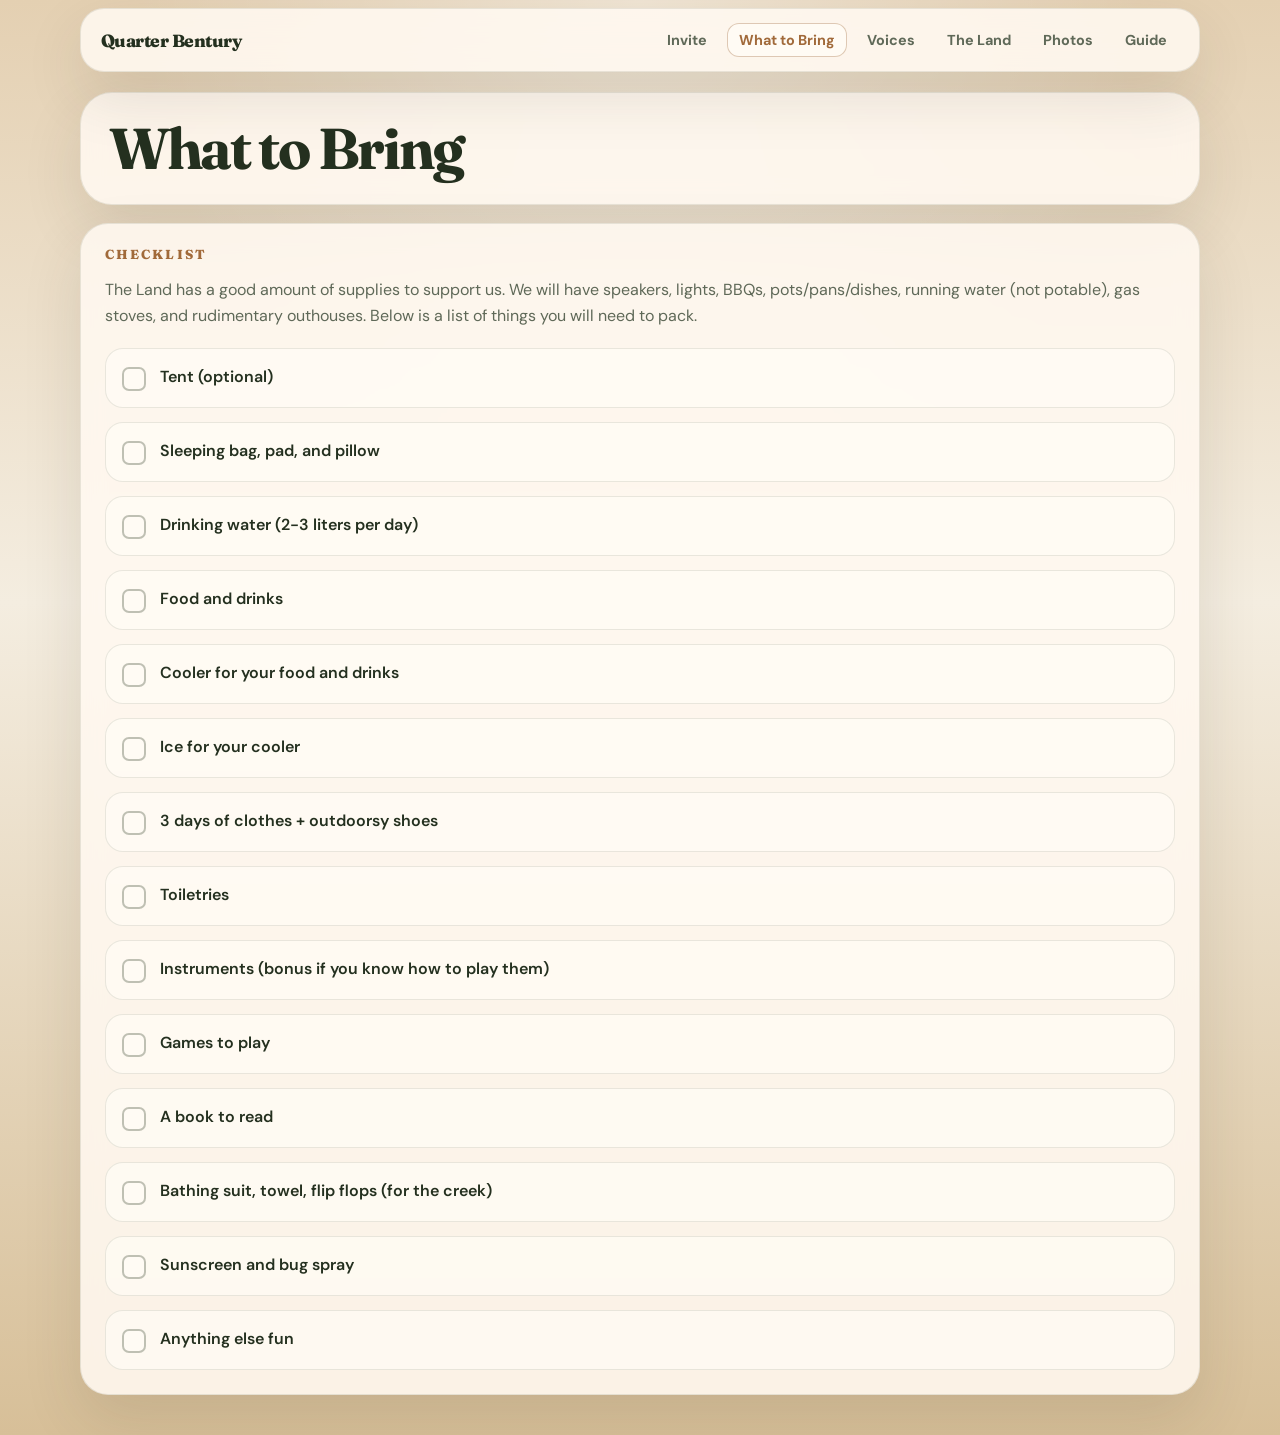
<file: what-to-bring.html>
<!DOCTYPE html>
<html lang="en">
  <head>
    <meta charset="UTF-8" />
    <meta name="viewport" content="width=device-width, initial-scale=1.0" />
    <title>What to Bring — Quarter Bentury at The Land</title>
    <meta
      name="description"
      content="Packing checklist for Quarter Bentury camping weekend at The Land."
    />
    <link rel="preconnect" href="https://fonts.googleapis.com" />
    <link rel="preconnect" href="https://fonts.gstatic.com" crossorigin />
    <link
      href="https://fonts.googleapis.com/css2?family=DM+Sans:wght@400;500;700;800&family=Fraunces:opsz,wght@9..144,700;9..144,800&display=swap"
      rel="stylesheet"
    />
    <link rel="stylesheet" href="styles.css?v=20260330-7" />
    <link rel="stylesheet" href="main.css?v=20260429-4" />
  </head>
  <body class="sub-page">
    <script>
      try {
        sessionStorage.setItem("qb1-bypass-home-intro", "1");
      } catch (e) {}
    </script>
    <div class="main-view">
      <div class="nav-chrome">
        <button
          class="nav-toggle"
          type="button"
          aria-label="Open menu"
          aria-expanded="false"
          aria-controls="site-drawer"
        >
          <span class="nav-toggle-bars" aria-hidden="true"></span>
        </button>
      </div>

      <div class="nav-backdrop" hidden aria-hidden="true"></div>
      <aside
        id="site-drawer"
        class="nav-drawer"
        role="dialog"
        aria-modal="true"
        aria-label="Site menu"
        aria-hidden="true"
        hidden
      >
        <div class="nav-drawer-head">
          <span class="nav-drawer-title">Menu</span>
          <button class="nav-drawer-close" type="button" aria-label="Close menu">×</button>
        </div>
        <nav class="nav-drawer-nav" aria-label="Main navigation">
          <a href="index.html">Invite</a>
          <a href="what-to-bring.html" aria-current="page">What to Bring</a>
          <a href="invitees.html">Voices</a>
          <a href="history.html">The Land</a>
          <a href="photos.html">Photos</a>
          <a href="guide.html">Guide</a>
        </nav>
      </aside>

      <main class="page-shell">
        <header class="site-top-bar">
          <a class="site-top-brand" href="index.html">Quarter Bentury</a>
          <nav class="site-top-links" aria-label="Main navigation">
            <a href="index.html">Invite</a>
            <a href="what-to-bring.html" aria-current="page">What to Bring</a>
            <a href="invitees.html">Voices</a>
            <a href="history.html">The Land</a>
            <a href="photos.html">Photos</a>
            <a href="guide.html">Guide</a>
          </nav>
        </header>
        <section class="hero-card hero-card--compact">
          <h1>What to Bring</h1>
        </section>

        <article class="panel">
          <h2 class="eyebrow">Checklist</h2>
          <p>
            The Land has a good amount of supplies to support us. We will have speakers, lights, BBQs,
            pots/pans/dishes, running water (not potable), gas stoves, and rudimentary outhouses. Below is a
            list of things you will need to pack.
          </p>
          <ul class="link-list pack-checklist">
            <li>
              <label class="pack-checklist__row">
                <input
                  type="checkbox"
                  class="pack-checklist__input"
                  data-pack-key="tent"
                />
                <span class="pack-checklist__box" aria-hidden="true"></span>
                <span class="pack-checklist__text">Tent (optional)</span>
              </label>
            </li>
            <li>
              <label class="pack-checklist__row">
                <input
                  type="checkbox"
                  class="pack-checklist__input"
                  data-pack-key="sleeping-bag-pad-pillow"
                />
                <span class="pack-checklist__box" aria-hidden="true"></span>
                <span class="pack-checklist__text">Sleeping bag, pad, and pillow</span>
              </label>
            </li>
            <li>
              <label class="pack-checklist__row">
                <input type="checkbox" class="pack-checklist__input" data-pack-key="drinking-water" />
                <span class="pack-checklist__box" aria-hidden="true"></span>
                <span class="pack-checklist__text">Drinking water (2-3 liters per day)</span>
              </label>
            </li>
            <li>
              <label class="pack-checklist__row">
                <input type="checkbox" class="pack-checklist__input" data-pack-key="food-drinks" />
                <span class="pack-checklist__box" aria-hidden="true"></span>
                <span class="pack-checklist__text">Food and drinks</span>
              </label>
            </li>
            <li>
              <label class="pack-checklist__row">
                <input type="checkbox" class="pack-checklist__input" data-pack-key="cooler" />
                <span class="pack-checklist__box" aria-hidden="true"></span>
                <span class="pack-checklist__text">Cooler for your food and drinks</span>
              </label>
            </li>
            <li>
              <label class="pack-checklist__row">
                <input type="checkbox" class="pack-checklist__input" data-pack-key="ice" />
                <span class="pack-checklist__box" aria-hidden="true"></span>
                <span class="pack-checklist__text">Ice for your cooler</span>
              </label>
            </li>
            <li>
              <label class="pack-checklist__row">
                <input type="checkbox" class="pack-checklist__input" data-pack-key="clothes-shoes" />
                <span class="pack-checklist__box" aria-hidden="true"></span>
                <span class="pack-checklist__text"
                  >3 days of clothes + outdoorsy shoes</span
                >
              </label>
            </li>
            <li>
              <label class="pack-checklist__row">
                <input type="checkbox" class="pack-checklist__input" data-pack-key="toiletries" />
                <span class="pack-checklist__box" aria-hidden="true"></span>
                <span class="pack-checklist__text">Toiletries</span>
              </label>
            </li>
            <li>
              <label class="pack-checklist__row">
                <input type="checkbox" class="pack-checklist__input" data-pack-key="instruments" />
                <span class="pack-checklist__box" aria-hidden="true"></span>
                <span class="pack-checklist__text"
                  >Instruments (bonus if you know how to play them)</span
                >
              </label>
            </li>
            <li>
              <label class="pack-checklist__row">
                <input type="checkbox" class="pack-checklist__input" data-pack-key="games" />
                <span class="pack-checklist__box" aria-hidden="true"></span>
                <span class="pack-checklist__text">Games to play</span>
              </label>
            </li>
            <li>
              <label class="pack-checklist__row">
                <input type="checkbox" class="pack-checklist__input" data-pack-key="book" />
                <span class="pack-checklist__box" aria-hidden="true"></span>
                <span class="pack-checklist__text">A book to read</span>
              </label>
            </li>
            <li>
              <label class="pack-checklist__row">
                <input type="checkbox" class="pack-checklist__input" data-pack-key="bathing-suit" />
                <span class="pack-checklist__box" aria-hidden="true"></span>
                <span class="pack-checklist__text">Bathing suit, towel, flip flops (for the creek)</span>
              </label>
            </li>
            <li>
              <label class="pack-checklist__row">
                <input type="checkbox" class="pack-checklist__input" data-pack-key="sunscreen-bug" />
                <span class="pack-checklist__box" aria-hidden="true"></span>
                <span class="pack-checklist__text">Sunscreen and bug spray</span>
              </label>
            </li>
            <li>
              <label class="pack-checklist__row">
                <input type="checkbox" class="pack-checklist__input" data-pack-key="anything-else" />
                <span class="pack-checklist__box" aria-hidden="true"></span>
                <span class="pack-checklist__text">Anything else fun</span>
              </label>
            </li>
          </ul>
        </article>
      </main>
    </div>
    <script src="nav.js?v=20260428-2"></script>
    <script src="pack-checklist.js?v=20260429-1"></script>
  </body>
</html>
</file>
<file: styles.css>
:root {
  color-scheme: light;
  --bg-top: #365b2f;
  --bg-bottom: #162414;
  --door-wood: #7a4a2a;
  --door-glow: rgba(255, 220, 146, 0.92);
}

* {
  box-sizing: border-box;
}

html,
body {
  min-height: 100%;
}

body {
  margin: 0;
  overflow: hidden;
  font-family: "DM Sans", sans-serif;
  background:
    linear-gradient(180deg, #4d311f 0%, #3b2418 100%);
}

body::before {
  content: "";
  position: fixed;
  inset: 0;
  pointer-events: none;
  background:
    radial-gradient(circle at 12% 20%, rgba(255, 255, 255, 0.08), transparent 16%),
    radial-gradient(circle at 90% 16%, rgba(255, 255, 255, 0.05), transparent 18%);
}

button {
  font: inherit;
}

.main-stage {
  position: relative;
  min-height: 100vh;
  display: grid;
  place-items: center;
  padding: 24px;
}

.intro-overlay {
  position: fixed;
  inset: 0;
  z-index: 10;
  padding: 0;
  margin: 0;
}

body.show-main .intro-overlay {
  visibility: hidden;
  pointer-events: none;
}

.intro-destination {
  position: relative;
  min-height: 100vh;
}

.scene-shell {
  position: absolute;
  inset: 0;
  width: 100%;
  min-height: 100%;
  overflow: hidden;
  --door-height: clamp(420px, 72vh, 800px);
  --door-width: calc(var(--door-height) * 0.65);
  --door-top: clamp(120px, 16vh, 180px);
  --door-bottom: calc(100% - var(--door-top) - var(--door-height));
  --frame-overlap: 28px;
  transform-origin: 50% calc(var(--door-top) + (var(--door-height) / 2));
  transition: transform 2000ms linear;
}

body.expanding .scene-shell {
  transform: scale(4.6);
}

.knock-prompt {
  position: absolute;
  top: 2%;
  left: 50%;
  z-index: 3;
  transform: translateX(-50%);
  margin: 0;
  color: #f6eedb;
  font-family: "Fraunces", serif;
  font-size: clamp(2rem, 5vw, 4rem);
  letter-spacing: -0.04em;
  text-shadow: 0 10px 26px rgba(0, 0, 0, 0.28);
}

.cabin-set,
.wall-panel {
  position: absolute;
}

.cabin-set {
  inset: 0;
  z-index: 0;
  pointer-events: none;
}

.wall-panel {
  background:
    linear-gradient(180deg, rgba(255, 232, 190, 0.08), transparent 18%),
    repeating-linear-gradient(
      180deg,
      #8f613d 0 32px,
      #71482d 32px 36px,
      #9a6a43 36px 68px,
      #6c4328 68px 72px
    );
}

.wall-top {
  left: 0;
  right: 0;
  top: 0;
  height: calc(var(--door-top) + var(--frame-overlap));
}

.wall-left {
  left: 0;
  top: 0;
  bottom: 0;
  width: calc(50% - (var(--door-width) / 2) + var(--frame-overlap));
}

.wall-right {
  right: 0;
  top: 0;
  bottom: 0;
  width: calc(50% - (var(--door-width) / 2) + var(--frame-overlap));
}

.wall-bottom {
  left: 0;
  right: 0;
  top: calc(var(--door-top) + var(--door-height) - var(--frame-overlap));
  bottom: 0;
}

.character-stage {
  position: absolute;
  inset: 0;
  z-index: 1;
}

.door-zone {
  position: absolute;
  left: 50%;
  top: var(--door-top);
  width: var(--door-width);
  height: var(--door-height);
  transform: translateX(-50%);
}

.door-frame,
.door-leaf,
.door-light,
.door-window,
.window-frame,
.window-view {
  position: absolute;
}

.door-frame {
  inset: 0;
  border-radius: 34px 34px 14px 14px;
  border: 12px solid #6b4529;
  background: transparent;
  box-shadow:
    inset 0 0 0 2px rgba(255, 229, 190, 0.12),
    0 28px 44px rgba(0, 0, 0, 0.22);
}

.door-leaf {
  inset: 12px;
  border: 0;
  padding: 0;
  cursor: pointer;
  background: transparent;
  border-radius: 24px 24px 10px 10px;
  transform-origin: left center;
  transition: transform 950ms cubic-bezier(0.2, 0.8, 0.2, 1), filter 180ms ease;
  z-index: 1;
}

.door-leaf:hover {
  filter: brightness(1.04);
}

.door-panel {
  position: absolute;
  inset: 0;
  border-radius: inherit;
  background:
    linear-gradient(180deg, rgba(255, 230, 186, 0.08), rgba(44, 23, 11, 0.18)),
    repeating-linear-gradient(90deg, var(--door-wood) 0 28px, #845334 28px 56px);
  box-shadow: inset 0 0 0 2px rgba(57, 28, 12, 0.32);
}

.door-panel,
.door-window,
.window-frame,
.window-view,
.door-knob,
.door-light {
  pointer-events: none;
}

.door-panel::before {
  content: "";
  position: absolute;
  inset: 22px;
  border: 2px solid rgba(255, 231, 202, 0.16);
  border-radius: 16px;
}

.door-window {
  left: 50%;
  top: 11%;
  width: 82%;
  height: 44%;
  transform: translateX(-50%);
}

.door-window::before {
  content: "";
  position: absolute;
  inset: -18px;
  border-radius: 34px;
  background: radial-gradient(circle, rgba(255, 224, 162, 0.22), transparent 72%);
  filter: blur(10px);
  opacity: 0.75;
  transition: opacity 700ms ease, transform 700ms ease;
}

.window-frame {
  inset: 0;
  border-radius: 26px;
  background: linear-gradient(180deg, #6b4529 0%, #57341e 100%);
  box-shadow:
    inset 0 0 0 2px rgba(87, 52, 30, 0.35),
    inset 0 0 0 12px #8b5b37;
}

.window-view {
  inset: 14px;
  overflow: hidden;
  border-radius: 18px;
  background:
    radial-gradient(circle at 50% 18%, rgba(255, 245, 216, 0.28), transparent 20%),
    linear-gradient(180deg, #98bc76 0%, #709355 50%, #4f6f3e 100%);
}

.window-view::before {
  content: "";
  position: absolute;
  inset: 0;
  background:
    radial-gradient(circle at 20% 100%, rgba(33, 57, 29, 0.5) 0 24%, transparent 25%),
    radial-gradient(circle at 50% 100%, rgba(33, 57, 29, 0.45) 0 25%, transparent 26%),
    radial-gradient(circle at 80% 100%, rgba(33, 57, 29, 0.5) 0 24%, transparent 25%);
}

.window-view::after {
  content: "";
  position: absolute;
  inset: 0;
  background:
    radial-gradient(circle at 22% 24%, rgba(255, 255, 255, 0.22) 0 8%, transparent 9%),
    radial-gradient(circle at 74% 68%, rgba(255, 255, 255, 0.14) 0 7%, transparent 8%),
    repeating-linear-gradient(
      135deg,
      rgba(255, 255, 255, 0.05) 0 6px,
      rgba(255, 255, 255, 0) 6px 12px
    ),
    linear-gradient(180deg, #b0b0b0 0%, #8f8f8f 100%);
  opacity: 0;
  transition: opacity 400ms ease;
}

.window-ben {
  position: absolute;
  left: 50%;
  top: -2%;
  width: 108%;
  max-width: none;
  transform: translateX(-50%);
  filter: drop-shadow(0 10px 18px rgba(0, 0, 0, 0.22));
  transition: filter 400ms ease, opacity 400ms ease;
}

.door-knob {
  position: absolute;
  right: 20px;
  top: 50%;
  width: 22px;
  height: 22px;
  margin-top: -11px;
  border-radius: 50%;
  background: linear-gradient(180deg, #f4d287, #9f6d2b);
}

.door-light {
  inset: 12px;
  border-radius: 24px 24px 10px 10px;
  background: radial-gradient(circle at 50% 44%, rgba(255, 220, 146, 0.18), transparent 62%);
  opacity: 0;
  transition: opacity 500ms ease;
}

body.entry-opening .door-leaf,
body.site-entered .door-leaf {
  transform: perspective(900px) rotateY(-112deg);
}

body:not(.entry-opening):not(.show-main) .door-window::before,
body:not(.entry-opening):not(.show-main) .door-light {
  opacity: 0.68;
}

body.entry-opening .door-window::before,
body.expanding .door-window::before,
body.entry-opening .door-light,
body.expanding .door-light {
  opacity: 0;
  transform: scale(1.12);
}

body.entry-opening .window-view::after,
body.expanding .window-view::after,
body.site-entered .window-view::after {
  opacity: 1;
}

body.entry-opening .window-ben,
body.expanding .window-ben,
body.site-entered .window-ben {
  opacity: 0;
  filter: grayscale(1) brightness(0.72);
}

@media (max-width: 960px) {
  .scene-shell {
    min-height: 100vh;
    --door-height: clamp(360px, 62vh, 560px);
    --door-top: clamp(110px, 16vh, 150px);
  }

  .character-stage {
    width: 100%;
    min-height: 100vh;
  }

  .knock-prompt {
    top: 3%;
  }

  .door-window {
    width: 84%;
    height: 42%;
  }
}

@media (max-width: 640px) {
  .main-stage {
    padding: 12px;
  }

  .scene-shell {
    --door-height: clamp(320px, 54vh, 440px);
    --door-width: calc(var(--door-height) * 0.72);
    --door-top: clamp(105px, 18vh, 145px);
    --frame-overlap: 28px;
  }

  .knock-prompt {
    width: calc(100% - 24px);
    text-align: center;
    font-size: clamp(1.8rem, 9vw, 3rem);
  }

  .door-window {
    width: 86%;
    height: 44%;
  }
}
</file>
<file: main.css>
body.sub-page {
  overflow: auto;
  background:
    radial-gradient(circle at top, rgba(255, 255, 255, 0.45), transparent 32%),
    linear-gradient(180deg, #e4d0b2 0%, #f4ede0 42%, #d7bf98 100%);
}

body.nav-drawer-open {
  overflow: hidden;
}

body.show-main.nav-drawer-open {
  overflow: hidden;
}

.main-view {
  --bg: #f4ede0;
  --panel: rgba(255, 249, 241, 0.88);
  --text: #24301f;
  --muted: #5f6958;
  --line: rgba(73, 81, 59, 0.12);
  --secondary: #a16a3a;
  --shadow: 0 24px 60px rgba(54, 49, 33, 0.12);
  min-height: 100vh;
  position: relative;
  z-index: 0;
  isolation: isolate;
  font-family: "DM Sans", sans-serif;
  color: var(--text);
  background:
    radial-gradient(circle at top, rgba(255, 255, 255, 0.45), transparent 32%),
    linear-gradient(180deg, #e4d0b2 0%, var(--bg) 42%, #d7bf98 100%);
}

.main-view .page-shell {
  width: min(1120px, calc(100% - 24px));
  margin: 0 auto;
  padding: 12px 0 40px;
}

/* Match hero → first panel spacing (18px) when multiple panels stack in the shell */
.main-view .page-shell > .panel + .panel {
  margin-top: 18px;
}

.main-view .hero-card,
.main-view .panel {
  border: 1px solid var(--line);
  background: var(--panel);
  box-shadow: var(--shadow);
  backdrop-filter: blur(12px);
}

.main-view .hero-card {
  border-radius: 32px;
  padding: 28px;
  margin-bottom: 18px;
}

.main-view .page-shell > section.grid + .hero-card {
  margin-top: 18px;
}

.main-view .hero-card a {
  color: var(--secondary);
  font-weight: 700;
  text-decoration: underline;
  text-decoration-thickness: 1px;
  text-underline-offset: 3px;
}

.main-view .hero-card a:hover {
  color: var(--text);
}

.main-view .hero-card__cta {
  margin-top: 6px;
  margin-bottom: 0;
}

.main-view .hero-card .hero-copy + .hero-copy {
  margin-top: 1.15em;
}

.main-view .eyebrow {
  margin: 0 0 10px;
  color: var(--secondary);
  font-size: 0.82rem;
  font-weight: 800;
  letter-spacing: 0.16em;
  text-transform: uppercase;
}

.main-view h1,
.main-view h2 {
  margin: 0;
  font-family: "Fraunces", serif;
  line-height: 0.96;
  letter-spacing: -0.04em;
}

.main-view h1 {
  font-size: clamp(3rem, 8vw, 5.5rem);
}

.main-view h2 {
  font-size: clamp(1.8rem, 4vw, 2.7rem);
}

.main-view .hero-copy,
.main-view .panel p,
.main-view .link-list li {
  color: var(--muted);
  line-height: 1.65;
}

.main-view .grid {
  display: grid;
  grid-template-columns: 1fr 1fr;
  gap: 18px;
}

.main-view .panel--full {
  grid-column: 1 / -1;
}

.main-view .panel {
  border-radius: 28px;
  padding: 24px;
}

.main-view .detail-list {
  display: grid;
  gap: 14px;
  margin-top: 18px;
}

.main-view .detail-list div,
.main-view .link-list li {
  border: 1px solid var(--line);
  border-radius: 18px;
  background: rgba(255, 252, 246, 0.72);
  padding: 16px;
}

.main-view .detail-list span {
  display: block;
  color: var(--secondary);
  font-size: 0.84rem;
  font-weight: 700;
  margin-bottom: 6px;
}

.main-view .detail-list strong {
  display: block;
}

.main-view .link-list {
  list-style: none;
  padding: 0;
  margin: 18px 0 0;
  display: grid;
  gap: 14px;
}

/* —— Packing checklist (what-to-bring.html) —— */

.main-view .link-list.pack-checklist li {
  padding: 0;
}

.pack-checklist__row {
  display: flex;
  align-items: flex-start;
  gap: 14px;
  margin: 0;
  padding: 16px;
  min-height: 48px;
  cursor: pointer;
  border-radius: 18px;
  transition: background 0.15s ease;
}

.pack-checklist__row:hover {
  background: rgba(255, 255, 255, 0.35);
}

.pack-checklist__input {
  position: absolute;
  width: 1px;
  height: 1px;
  padding: 0;
  margin: -1px;
  overflow: hidden;
  clip: rect(0, 0, 0, 0);
  white-space: nowrap;
  border: 0;
}

.pack-checklist__box {
  flex: 0 0 auto;
  position: relative;
  width: 24px;
  height: 24px;
  margin-top: 2px;
  border: 2px solid rgba(73, 81, 59, 0.35);
  border-radius: 7px;
  background: rgba(255, 252, 246, 0.9);
  transition:
    border-color 0.15s ease,
    background 0.15s ease;
}

.pack-checklist__input:focus-visible + .pack-checklist__box {
  outline: 2px solid var(--secondary);
  outline-offset: 2px;
}

.pack-checklist__input:checked + .pack-checklist__box {
  background: var(--secondary);
  border-color: var(--secondary);
}

.pack-checklist__input:checked + .pack-checklist__box::after {
  content: "";
  position: absolute;
  left: 7px;
  top: 3px;
  width: 6px;
  height: 11px;
  border: solid #fff;
  border-width: 0 2.5px 2.5px 0;
  transform: rotate(45deg);
}

.pack-checklist__text {
  flex: 1;
  min-width: 0;
  color: var(--text);
  font-weight: 600;
  line-height: 1.5;
  transition:
    color 0.15s ease,
    opacity 0.15s ease;
}

.pack-checklist__row:has(.pack-checklist__input:checked) .pack-checklist__text {
  color: var(--muted);
  text-decoration: line-through;
  text-decoration-thickness: 1.5px;
  text-underline-offset: 3px;
  opacity: 0.88;
}

.main-view .panel a {
  color: var(--secondary);
  font-weight: 700;
  text-decoration: underline;
  text-decoration-thickness: 1px;
  text-underline-offset: 3px;
}

.main-view .panel a:hover {
  color: var(--text);
}

.main-view .detail-list .checklist-link {
  color: #1565c0;
  text-decoration-color: #1565c0;
  text-decoration-thickness: 2px;
  text-underline-offset: 5px;
  text-decoration-skip-ink: none;
}

.main-view .detail-list .checklist-link:hover,
.main-view .detail-list .checklist-link:focus-visible {
  color: #0d47a1;
  text-decoration-color: #0d47a1;
}

.main-view .link-list--albums li p {
  margin: 10px 0 0;
  padding: 0;
  border: none;
  background: transparent;
  font-size: 0.94rem;
  line-height: 1.55;
}

@media (max-width: 900px) {
  .main-view .grid {
    grid-template-columns: 1fr;
  }

  .main-view .page-shell {
    padding-top: calc(10px + 50px);
  }
}

@media (min-width: 901px) {
  .main-view .page-shell {
    padding-top: 8px;
  }
}

@media (max-width: 640px) {
  .main-view .page-shell {
    width: min(100% - 16px, 100%);
  }

  .main-view .hero-card,
  .main-view .panel {
    padding: 18px;
    border-radius: 24px;
  }
}

/* —— Site navigation: desktop top bar; mobile hamburger. Both sit in .main-view,
   * which stacks below the intro overlay, so the door scene fully covers the UI
   * until the overlay is dismissed. */

.site-top-bar {
  display: none;
  position: sticky;
  top: 6px;
  z-index: 3;
  flex-wrap: wrap;
  align-items: center;
  justify-content: space-between;
  gap: 12px 20px;
  margin: 0 0 20px;
  padding: 14px 20px;
  border: 1px solid var(--line);
  border-radius: 24px;
  background: var(--panel);
  box-shadow: var(--shadow);
  backdrop-filter: blur(12px);
}

@media (min-width: 901px) {
  .site-top-bar {
    display: flex;
  }
}

.site-top-brand {
  font-family: "Fraunces", serif;
  font-weight: 800;
  font-size: 1.1rem;
  letter-spacing: -0.03em;
  color: var(--text);
  text-decoration: none;
  white-space: nowrap;
}

.site-top-brand:hover {
  color: var(--secondary);
}

.site-top-links {
  display: flex;
  flex-wrap: wrap;
  align-items: center;
  justify-content: flex-end;
  gap: 4px 8px;
}

.site-top-links a {
  display: inline-block;
  font-size: 0.9rem;
  font-weight: 700;
  color: var(--muted);
  text-decoration: none;
  padding: 8px 12px;
  border-radius: 12px;
  transition: color 0.15s ease, background 0.15s ease;
}

.site-top-links a:hover,
.site-top-links a:focus-visible {
  color: var(--text);
  background: rgba(255, 255, 255, 0.5);
  outline: none;
}

.site-top-links a[aria-current="page"] {
  color: var(--secondary);
  background: rgba(255, 252, 246, 0.85);
  box-shadow: inset 0 0 0 1px rgba(161, 106, 58, 0.35);
}

.nav-chrome {
  position: fixed;
  top: 12px;
  left: 12px;
  z-index: 2;
  margin: 0;
  padding: 0;
  border: none;
  background: none;
  box-shadow: none;
  pointer-events: auto;
}

@media (min-width: 901px) {
  .nav-chrome {
    display: none;
  }
}

.nav-toggle {
  width: 42px;
  height: 42px;
  padding: 0;
  border: 1px solid var(--line);
  border-radius: 14px;
  background: rgba(255, 252, 246, 0.94);
  color: var(--text);
  cursor: pointer;
  display: inline-flex;
  align-items: center;
  justify-content: center;
  box-shadow: 0 6px 20px rgba(54, 49, 33, 0.12);
  transition: background 0.15s ease, border-color 0.15s ease, box-shadow 0.15s ease;
}

.nav-toggle:hover {
  background: rgba(255, 255, 255, 0.95);
  border-color: rgba(73, 81, 59, 0.22);
}

.nav-toggle-bars,
.nav-toggle-bars::before,
.nav-toggle-bars::after {
  display: block;
  width: 18px;
  height: 2px;
  border-radius: 1px;
  background: var(--text);
  position: relative;
}

.nav-toggle-bars::before,
.nav-toggle-bars::after {
  content: "";
  position: absolute;
  left: 0;
}

.nav-toggle-bars::before {
  top: -6px;
}

.nav-toggle-bars::after {
  top: 6px;
}

.nav-backdrop {
  position: fixed;
  inset: 0;
  z-index: 40;
  background: rgba(36, 48, 31, 0.35);
  backdrop-filter: blur(2px);
}

.nav-drawer {
  position: fixed;
  top: 0;
  left: 0;
  z-index: 50;
  width: min(88vw, 300px);
  height: 100vh;
  height: 100dvh;
  padding: 20px 18px 28px;
  border-right: 1px solid var(--line);
  background: rgba(255, 249, 241, 0.98);
  box-shadow: 12px 0 40px rgba(54, 49, 33, 0.18);
  transform: translateX(-102%);
  transition: transform 0.28s ease;
}

.nav-drawer:not([hidden]) {
  transform: translateX(0);
}

.nav-drawer-head {
  display: flex;
  align-items: center;
  justify-content: space-between;
  margin-bottom: 20px;
  padding-bottom: 14px;
  border-bottom: 1px solid var(--line);
}

.nav-drawer-title {
  font-family: "Fraunces", serif;
  font-weight: 800;
  font-size: 1.25rem;
  color: var(--text);
}

.nav-drawer-close {
  width: 40px;
  height: 40px;
  border: none;
  border-radius: 12px;
  background: rgba(255, 252, 246, 0.9);
  color: var(--text);
  font-size: 1.5rem;
  line-height: 1;
  cursor: pointer;
}

.nav-drawer-close:hover {
  background: rgba(255, 255, 255, 1);
}

.nav-drawer-nav {
  display: flex;
  flex-direction: column;
  gap: 6px;
}

.nav-drawer-nav a {
  display: block;
  padding: 14px 14px;
  border-radius: 16px;
  border: 1px solid var(--line);
  background: rgba(255, 252, 246, 0.72);
  color: var(--text);
  font-weight: 700;
  text-decoration: none;
}

.nav-drawer-nav a:hover,
.nav-drawer-nav a:focus-visible {
  border-color: rgba(161, 106, 58, 0.45);
  outline: none;
}

.nav-drawer-nav a[aria-current="page"] {
  border-color: var(--secondary);
  color: var(--secondary);
  background: rgba(255, 252, 246, 0.95);
}

/* —— Inner pages —— */

.hero-card--compact h1 {
  font-size: clamp(2.2rem, 6vw, 3.6rem);
}

.invitee-grid {
  display: flex;
  flex-direction: column;
  gap: 0;
  padding: 8px 0 32px;
  max-width: min(720px, 100%);
  margin: 0 auto;
}

.invitee-card {
  display: flex;
  flex-direction: row;
  align-items: center;
  gap: clamp(12px, 3vw, 22px);
  max-width: 100%;
}

.invitee-card:nth-child(odd) {
  align-self: flex-start;
  flex-direction: row;
  margin-right: clamp(0px, 6vw, 48px);
}

.invitee-card:nth-child(even) {
  align-self: flex-end;
  flex-direction: row-reverse;
  margin-left: clamp(0px, 6vw, 48px);
  margin-top: clamp(1.85rem, 5.5vw, 3.25rem);
}

.invitee-card:nth-child(odd):nth-child(n + 3) {
  margin-top: clamp(1.1rem, 3.2vw, 2.1rem);
}

.invitee-card:nth-child(1) {
  margin-top: 0;
}

.invitee-avatar-wrap {
  flex-shrink: 0;
  line-height: 0;
}

.invitee-photo {
  width: clamp(184px, 48vw, 272px);
  height: clamp(184px, 48vw, 272px);
  object-fit: cover;
  border-radius: 50%;
  border: 3px solid rgba(255, 255, 255, 0.92);
  box-shadow:
    0 0 0 1px var(--line),
    0 10px 28px rgba(54, 49, 33, 0.14);
  display: block;
}

.invitee-bubble {
  position: relative;
  flex: 1;
  min-width: 0;
  padding: 14px 18px 16px;
  border-radius: 22px;
  background: rgba(255, 252, 246, 0.96);
  border: 1px solid var(--line);
  box-shadow: var(--shadow);
}

/* Speech-bubble tail toward the avatar */
.invitee-card:nth-child(odd) .invitee-bubble::before {
  content: "";
  position: absolute;
  top: 50%;
  left: -9px;
  width: 0;
  height: 0;
  transform: translateY(-50%);
  border: 9px solid transparent;
  border-right-color: var(--line);
  border-left: 0;
}

.invitee-card:nth-child(odd) .invitee-bubble::after {
  content: "";
  position: absolute;
  top: 50%;
  left: -7px;
  width: 0;
  height: 0;
  transform: translateY(-50%);
  border: 8px solid transparent;
  border-right-color: rgba(255, 252, 246, 0.96);
  border-left: 0;
}

.invitee-card:nth-child(even) .invitee-bubble::before {
  content: "";
  position: absolute;
  top: 50%;
  right: -9px;
  width: 0;
  height: 0;
  transform: translateY(-50%);
  border: 9px solid transparent;
  border-left-color: var(--line);
  border-right: 0;
}

.invitee-card:nth-child(even) .invitee-bubble::after {
  content: "";
  position: absolute;
  top: 50%;
  right: -7px;
  width: 0;
  height: 0;
  transform: translateY(-50%);
  border: 8px solid transparent;
  border-left-color: rgba(255, 252, 246, 0.96);
  border-right: 0;
}

.invitee-card .invitee-bubble h2 {
  margin: 0 0 8px;
  font-size: clamp(1.05rem, 2.8vw, 1.4rem);
  font-family: "Fraunces", serif;
  letter-spacing: -0.03em;
  line-height: 1.15;
  color: var(--text);
}

.invitee-quote {
  margin: 0;
  padding: 0;
  border: none;
  font-size: 0.96rem;
  line-height: 1.58;
  color: var(--muted);
  font-style: italic;
}

@media (max-width: 520px) {
  .invitee-grid {
    max-width: 100%;
    padding-left: 0;
    padding-right: 0;
  }

  .invitee-card:nth-child(odd) {
    margin-right: clamp(0px, 3vw, 20px);
  }

  .invitee-card:nth-child(even) {
    margin-left: clamp(0px, 3vw, 20px);
  }
}

.history-body h2 {
  margin-top: 1.4em;
  font-size: clamp(1.35rem, 3vw, 1.85rem);
}

.history-body h2:first-child {
  margin-top: 0;
}

.history-body p {
  margin: 0.75em 0 0;
}

.download-panel h2 {
  margin: 0 0 12px;
  font-size: clamp(1.35rem, 3vw, 1.85rem);
}

.download-panel p {
  margin: 0.75em 0 0;
}

.download-panel p:first-of-type {
  margin-top: 0;
}

.main-view .panel code {
  font-family: ui-monospace, "Cascadia Code", "SF Mono", Menlo, monospace;
  font-size: 0.88em;
  padding: 2px 8px;
  border-radius: 8px;
  background: rgba(36, 48, 31, 0.06);
  color: var(--text);
}

.download-cta {
  display: inline-flex;
  align-items: center;
  justify-content: center;
  margin-top: 18px;
  padding: 14px 24px;
  border-radius: 18px;
  border: 1px solid var(--line);
  background: rgba(255, 252, 246, 0.95);
  color: var(--secondary);
  font-weight: 800;
  font-size: 1rem;
  text-decoration: none;
  box-shadow: var(--shadow);
  transition: border-color 0.15s ease, color 0.15s ease, background 0.15s ease;
}

.download-cta:hover {
  border-color: rgba(161, 106, 58, 0.45);
  background: rgba(255, 255, 255, 0.98);
  color: var(--text);
}

.download-note {
  margin-top: 16px !important;
  font-size: 0.92rem;
  color: var(--muted);
}

.guide-preview-wrap {
  margin-top: 20px;
  border-radius: 22px;
  border: 1px solid var(--line);
  background: rgba(255, 252, 246, 0.6);
  overflow: auto;
  max-height: min(85vh, 900px);
  box-shadow: inset 0 0 0 1px rgba(255, 255, 255, 0.35);
}

.guide-preview {
  display: block;
  width: 100%;
  height: auto;
}

.guide-download-row {
  display: flex;
  flex-wrap: wrap;
  align-items: center;
  gap: 14px;
  margin-top: 20px;
}

/* —— Carousel —— */

/* Narrower carousel on larger screens: ~75% width so 1200px assets downscale and read sharper. */
@media (min-width: 768px) {
  .panel--carousel .carousel {
    width: 75%;
    max-width: 75%;
    margin-left: auto;
    margin-right: auto;
  }
}

.carousel-viewport {
  overflow-x: auto;
  scroll-snap-type: x mandatory;
  scroll-behavior: smooth;
  border-radius: 22px;
  border: 1px solid var(--line);
  background: rgba(0, 0, 0, 0.04);
  -webkit-overflow-scrolling: touch;
}

.carousel-track {
  display: flex;
}

.carousel-slide {
  flex: 0 0 100%;
  scroll-snap-align: start;
  margin: 0;
}

.carousel-slide img {
  width: 100%;
  height: auto;
  display: block;
}

.carousel-controls {
  display: flex;
  align-items: center;
  justify-content: space-between;
  gap: 12px;
  margin-top: 14px;
  padding: 0 4px;
}

.carousel-btn {
  flex: 0 0 auto;
  width: 44px;
  height: 44px;
  border-radius: 14px;
  border: 1px solid var(--line);
  background: rgba(255, 252, 246, 0.9);
  color: var(--text);
  font-size: 1.4rem;
  line-height: 1;
  cursor: pointer;
}

.carousel-btn:hover {
  background: rgba(255, 255, 255, 1);
}

.carousel-dots {
  display: flex;
  flex-wrap: wrap;
  gap: 8px;
  justify-content: center;
  flex: 1;
}

.carousel-dot {
  width: 8px;
  height: 8px;
  padding: 0;
  border: none;
  border-radius: 50%;
  background: rgba(95, 105, 88, 0.35);
  cursor: pointer;
}

.carousel-dot.is-active {
  background: var(--secondary);
  transform: scale(1.15);
}

/* —— Home: fire safety —— */

.fire-safety-panel {
  border: 2px solid #c12c24;
  background: linear-gradient(165deg, #fff2e8 0%, #ffcaba 48%, #ffe0d0 100%);
  box-shadow:
    0 4px 0 rgba(193, 44, 36, 0.12),
    0 20px 40px rgba(193, 44, 36, 0.14);
}

.fire-safety-panel h2 {
  margin: 0 0 14px;
  color: #9a1f1a;
  font-size: clamp(1.65rem, 4vw, 2.2rem);
}

.fire-safety-body {
  margin: 0;
}

.fire-safety-body p {
  margin: 0 0 12px;
  color: #3d453a;
  font-size: 1rem;
  line-height: 1.6;
  font-weight: 500;
}

.fire-safety-body p:last-child {
  margin-bottom: 0;
}

.fire-safety-emphasis {
  padding: 14px 16px;
  border-radius: 16px;
  border: 2px solid #c12c24;
  background: linear-gradient(180deg, #ffffff 0%, #ffc8b8 100%);
  color: #6a100c !important;
  font-weight: 700 !important;
  box-shadow: inset 0 1px 0 rgba(255, 255, 255, 0.85);
}
</file>
